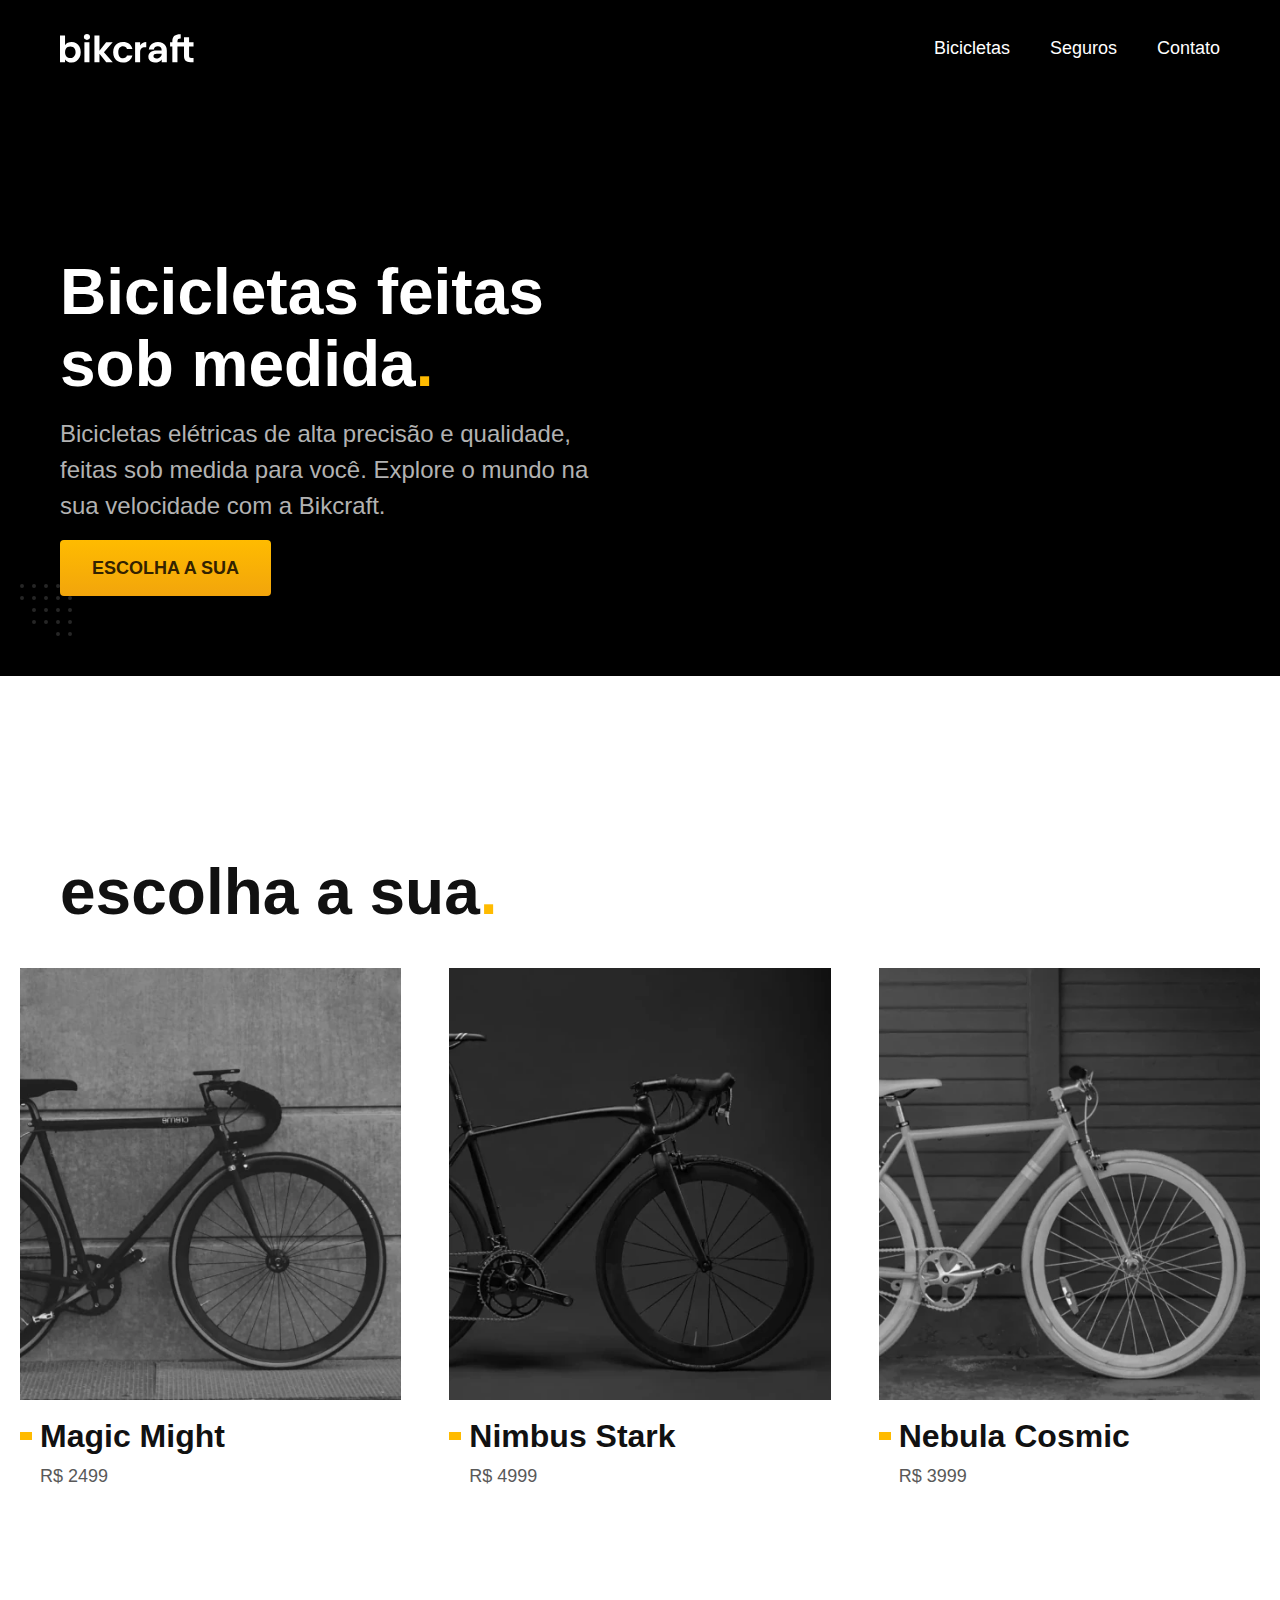
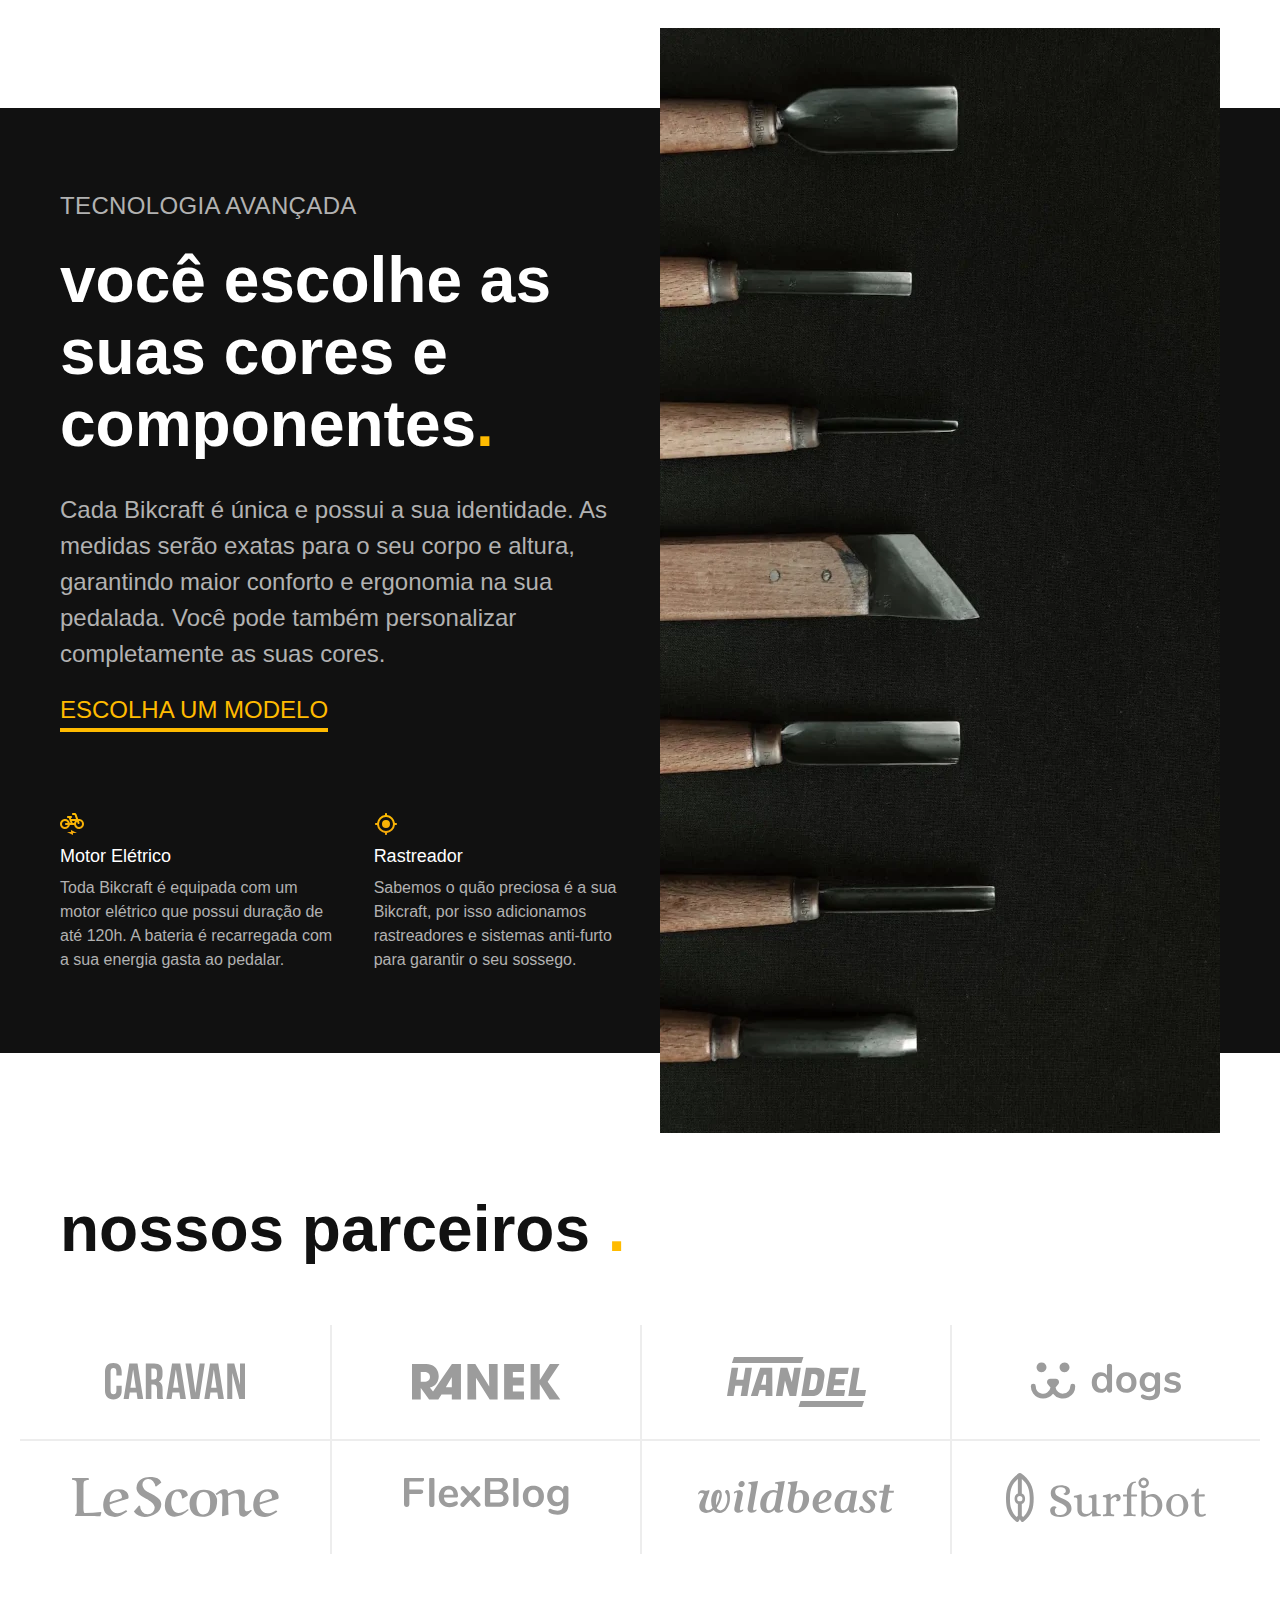
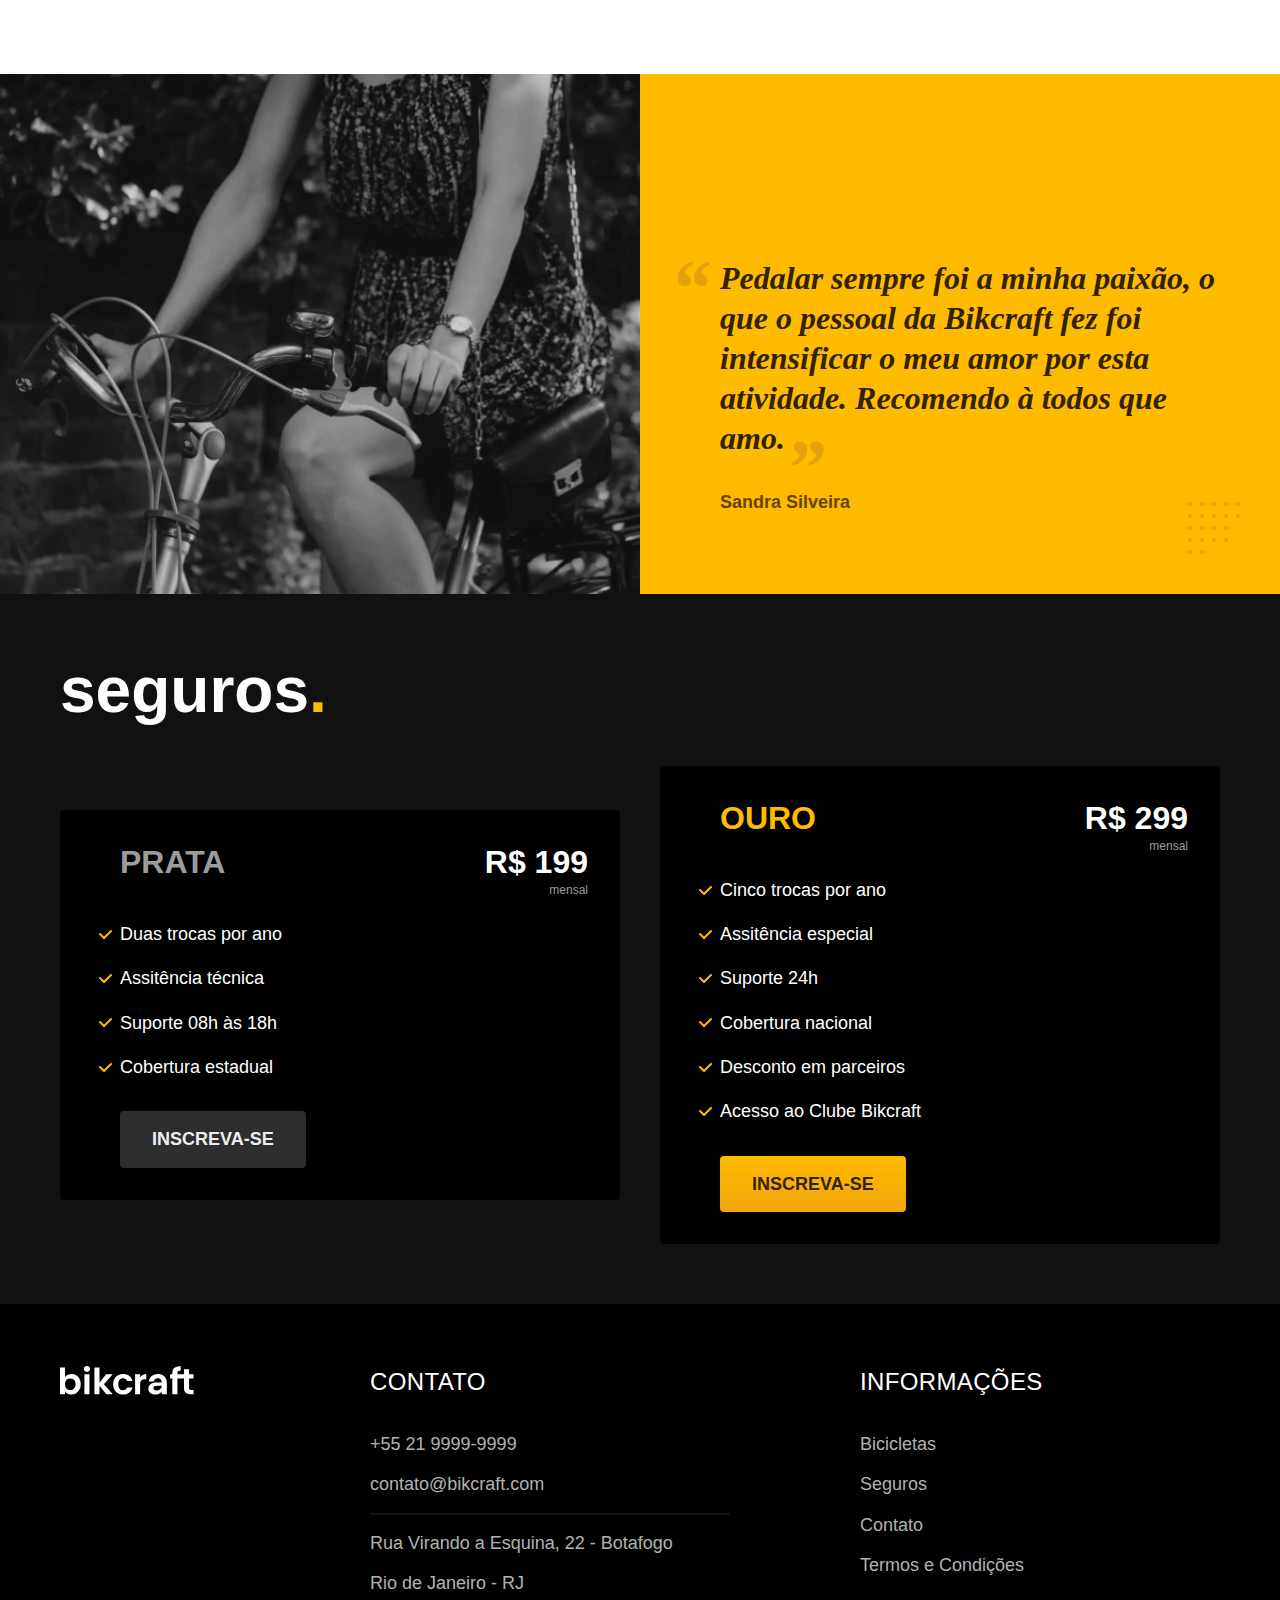
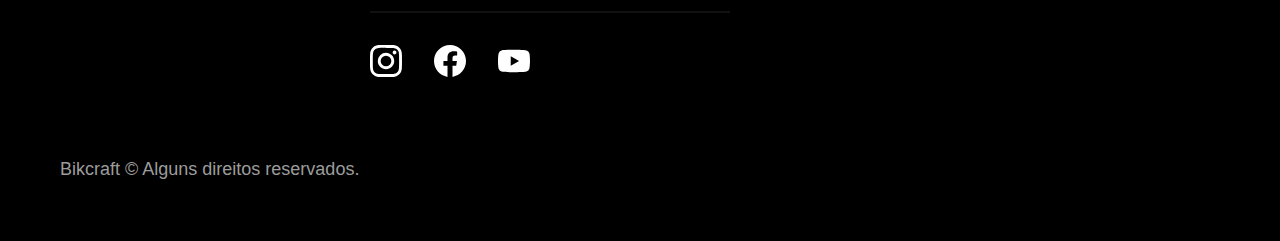
<file: index.html>
<!DOCTYPE html>
<html lang="pt-br">
  <head>
    <meta charset="UTF-8" />
    <meta name="viewport" content="width=device-width, initial-scale=1.0" />
    <title>Bikcraft - Bicicletas Elétricas</title>
    <meta
      name="description"
      content="Bicicletas elétricas de alta precisão e qualidade,  feitas sob medida para o cliente. Explore o mundo na sua velocidade com a Bikcraft."
    />

    <link rel="icon" href="./favicon.svg" type="image/svg+xml" />

    <link rel="manifest" href="./manifest.json" />

    <meta name="theme-color" content="#ffbb00" />

    <link href="./css/style.css" rel="stylesheet preload" as="style" />

    <link rel="preconnect" href="https://fonts.googleapis.com" />
    <link rel="preconnect" href="https://fonts.gstatic.com" crossorigin />
    <link
      href="https://fonts.googleapis.com/css2?family=Merriweather:ital,wght@1,900&family=Poppins:wght@500;600&family=Roboto:wght@400;500&display=swap"
    />
    <script>
      document.documentElement.className = ' js ';
    </script>
  </head>

  <body>
    <!-- Cabeçalho -->
    <header class="header-bg">
      <div class="header container">
        <a href="./">
          <img
            src="./img/bikcraft.svg"
            alt="Bikcraft"
            width="136"
            height="32"
          />
        </a>

        <nav aria-label="navegação">
          <ul class="header-menu font-1-m cor-0">
            <li><a href="./bicicletas.html">Bicicletas</a></li>
            <li><a href="./seguros.html">Seguros</a></li>
            <li><a href="./contato.html">Contato</a></li>
          </ul>
        </nav>
      </div>
    </header>
    <!-- Bicicleta Principal -->
    <main class="introducao-bg cor-12">
      <div class="introducao container">
        <div class="introducao-conteudo">
          <h1 class="font-1-xxl cor-0 fadeInDown" data-anime="200">
            Bicicletas feitas sob medida<span class="cor-p1">.</span>
          </h1>
          <p class="font-2-l cor-5 fadeInDown" data-anime="400">
            Bicicletas elétricas de alta precisão e qualidade, feitas sob medida
            para você. Explore o mundo na sua velocidade com a Bikcraft.
          </p>
          <a class="botao fadeInDown" href="./bicicletas.html" data-anime="600"
            >Escolha a sua</a
          >
        </div>
        <picture data-anime="800" class="fadeInDown">
          <source
            media="(max-width: 50rem)"
            srcset="./img/bicicletas/nimbus.webp"
          />
          <img
            src="./img/fotos/introducao.webp"
            alt="Bicicleta preta com motor elétrico"
            width="560"
            height="700"
          />
        </picture>
      </div>
    </main>
    <!-- Lista de Bicicletas -->
    <article class="bicicletas-lista">
      <h2 class="font-1-xxl container">
        escolha a sua<span class="cor-p1">.</span>
      </h2>
      <ul>
        <li>
          <a href="./bicicletas/magic.html">
            <img
              src="./img/bicicletas/magic-home.webp"
              width="435"
              height="492"
              alt="Bicicleta preta"
            />
            <h3 class="font-1-xl">Magic Might</h3>
            <span class="font-2-m cor-8">R$ 2499</span>
          </a>
        </li>
        <li>
          <a href="./bicicletas/nimbus.html">
            <img
              src="./img/bicicletas/nimbus-home.webp"
              width="435"
              height="492"
              alt="Bicicleta preta"
            />
            <h3 class="font-1-xl">Nimbus Stark</h3>
            <span class="font-2-m cor-8">R$ 4999</span>
          </a>
        </li>
        <li>
          <a href="./bicicletas/nebula.html">
            <img
              src="./img/bicicletas/nebula-home.webp"
              width="435"
              height="492"
              alt="Bicicleta preta"
            />
            <h3 class="font-1-xl">Nebula Cosmic</h3>
            <span class="font-2-m cor-8">R$ 3999</span>
          </a>
        </li>
      </ul>
    </article>
    <!-- Tecnologia -->
    <article class="tecnologia-bg">
      <div class="tecnologia container">
        <!-- Parte Escrita -->
        <div class="tecnologia-conteudo">
          <span class="font-2-l-b cor-5">Tecnologia Avançada</span>
          <h2 class="font-1-xxl cor-0">
            você escolhe as suas cores e componentes<span class="cor-p1"
              >.</span
            >
          </h2>
          <p class="font-2-l cor-5">
            Cada Bikcraft é única e possui a sua identidade. As medidas serão
            exatas para o seu corpo e altura, garantindo maior conforto e
            ergonomia na sua pedalada. Você pode também personalizar
            completamente as suas cores.
          </p>
          <a href="./bicicletas.html" class="link">Escolha um modelo</a>
          <!-- Elementos -->
          <div class="tecnologia-vantagens">
            <div>
              <img
                src="./img/icones/eletrica.svg"
                width="32"
                height="32"
                alt=""
              />
              <h3 class="font-1-m cor-0">Motor Elétrico</h3>
              <p class="font-2-s cor-5">
                Toda Bikcraft é equipada com um motor elétrico que possui
                duração de até 120h. A bateria é recarregada com a sua energia
                gasta ao pedalar.
              </p>
            </div>
            <div>
              <img
                src="./img/icones/rastreador.svg"
                width="32"
                height="32"
                alt=""
              />
              <h3 class="font-1-m cor-0">Rastreador</h3>
              <p class="font-2-s cor-5">
                Sabemos o quão preciosa é a sua Bikcraft, por isso adicionamos
                rastreadores e sistemas anti-furto para garantir o seu sossego.
              </p>
            </div>
          </div>
        </div>
        <!-- Imagem -->
        <div class="tecnologia-imagem">
          <img
            src="./img/fotos/tecnologia.webp"
            width="560"
            height="1105"
            alt=""
          />
        </div>
      </div>
    </article>
    <!-- Parceiros -->
    <section class="parceiros" aria-label="Nossos Parceiros">
      <h2 class="container font-1-xxl">
        nossos parceiros <span class="cor-p1">.</span>
      </h2>

      <ul>
        <li>
          <img
            src="./img/parceiros/caravan.svg"
            width="140"
            height="38"
            alt="caravan"
          />
        </li>
        <li>
          <img
            src="./img/parceiros/ranek.svg"
            width="149"
            height="36"
            alt="ranek"
          />
        </li>
        <li>
          <img
            src="./img/parceiros/handel.svg"
            width="139"
            height="50"
            alt="handel"
          />
        </li>
        <li>
          <img
            src="./img/parceiros/dogs.svg"
            width="152"
            height="39"
            alt="dogs"
          />
        </li>
        <li>
          <img
            src="./img/parceiros/lescone.svg"
            width="208"
            height="41"
            alt="lescone"
          />
        </li>
        <li>
          <img
            src="./img/parceiros/flexblog.svg"
            width="165"
            height="38"
            alt="flexblog"
          />
        </li>
        <li>
          <img
            src="./img/parceiros/wildbeast.svg"
            width="196"
            height="34"
            alt="wildbeast"
          />
        </li>
        <li>
          <img
            src="./img/parceiros/surfbot.svg"
            width="200"
            height="49"
            alt="surfbot"
          />
        </li>
      </ul>
    </section>
    <!-- Depoimento -->
    <section class="depoimento" aria-label="Depoimento">
      <div>
        <img
          src="./img/fotos/depoimento.webp"
          width="600"
          height="523"
          alt="Pessoa pedalando uma bicicleta Bikcraft"
        />
      </div>
      <div class="depoimento-conteudo">
        <blockquote class="font-1-xl cor-p5">
          <p>
            Pedalar sempre foi a minha paixão, o que o pessoal da Bikcraft fez
            foi intensificar o meu amor por esta atividade. Recomendo à todos
            que amo.
          </p>
        </blockquote>
        <span class="font-1-m-b cor-p4">Sandra Silveira</span>
      </div>
    </section>
    <!-- Seguros -->
    <article class="seguros-bg">
      <div class="seguros container">
        <h2 class="font-1-xxl cor-0">seguros<span class="cor-p1">.</span></h2>
        <div class="seguros-item">
          <h3 class="font-1-xl cor-6">PRATA</h3>
          <span class="font-1-xl cor-0"
            >R$ 199 <span class="font-1-xs cor-6">mensal</span></span
          >
          <ul class="font-2-m cor-0">
            <li>Duas trocas por ano</li>
            <li>Assitência técnica</li>
            <li>Suporte 08h às 18h</li>
            <li>Cobertura estadual</li>
          </ul>
          <a href="./orcamento.html?tipo=seguro&seguro=prata" class="botao secundario">Inscreva-se</a>
        </div>
        <div class="seguros-item">
          <h3 class="font-1-xl cor-p1">OURO</h3>
          <span class="font-1-xl cor-0"
            >R$ 299 <span class="font-1-xs cor-6">mensal</span></span
          >
          <ul class="font-2-m cor-0">
            <li>Cinco trocas por ano</li>
            <li>Assitência especial</li>
            <li>Suporte 24h</li>
            <li>Cobertura nacional</li>
            <li>Desconto em parceiros</li>
            <li>Acesso ao Clube Bikcraft</li>
          </ul>
          <a href="./orcamento.html?tipo=seguro&seguro=ouro" class="botao">Inscreva-se</a>
        </div>
      </div>
    </article>
    <!-- Footer -->
    <footer class="footer-bg">
      <div class="footer container">
        <img src="./img/bikcraft.svg" width="136" height="32" alt="Bikcraft" />
        <div class="footer-contato">
          <h3 class="font-2-l-b cor-0">Contato</h3>
          <ul class="font-2-m cor-5">
            <li><a href="tel:+552199999999">+55 21 9999-9999</a></li>
            <li>
              <a href="mailto:contato@bikcraft.com">contato@bikcraft.com</a>
            </li>
            <li>Rua Virando a Esquina, 22 - Botafogo</li>
            <li>Rio de Janeiro - RJ</li>
          </ul>
          <div class="footer-redes">
            <a href="#">
              <img
                src="./img/redes/instagram.svg"
                width="32"
                height="32"
                alt="Instagram"
              />
            </a>
            <a href="#">
              <img
                src="./img/redes/facebook.svg"
                width="32"
                height="32"
                alt="facebook"
              />
            </a>
            <a href="#">
              <img
                src="./img/redes/youtube.svg"
                width="32"
                height="32"
                alt="youtube"
              />
            </a>
          </div>
        </div>
        <div class="footer-informacoes">
          <h3 class="font-2-l-b cor-0">Informações</h3>
          <nav>
            <ul class="font-1-m cor-5">
              <li><a href="./bicicletas.html">Bicicletas</a></li>
              <li><a href="./seguros.html">Seguros</a></li>
              <li><a href="./contato.html">Contato</a></li>
              <li><a href="./termos.html">Termos e Condições</a></li>
            </ul>
          </nav>
        </div>
        <p class="footer-copy font-2-m cor-6">
          Bikcraft &copy; Alguns direitos reservados.
        </p>
      </div>
    </footer>

    <script src="./js/plugin/simple-anime.js"></script>
    <script src="./js/script.js"></script>
  </body>
</html>
</file>
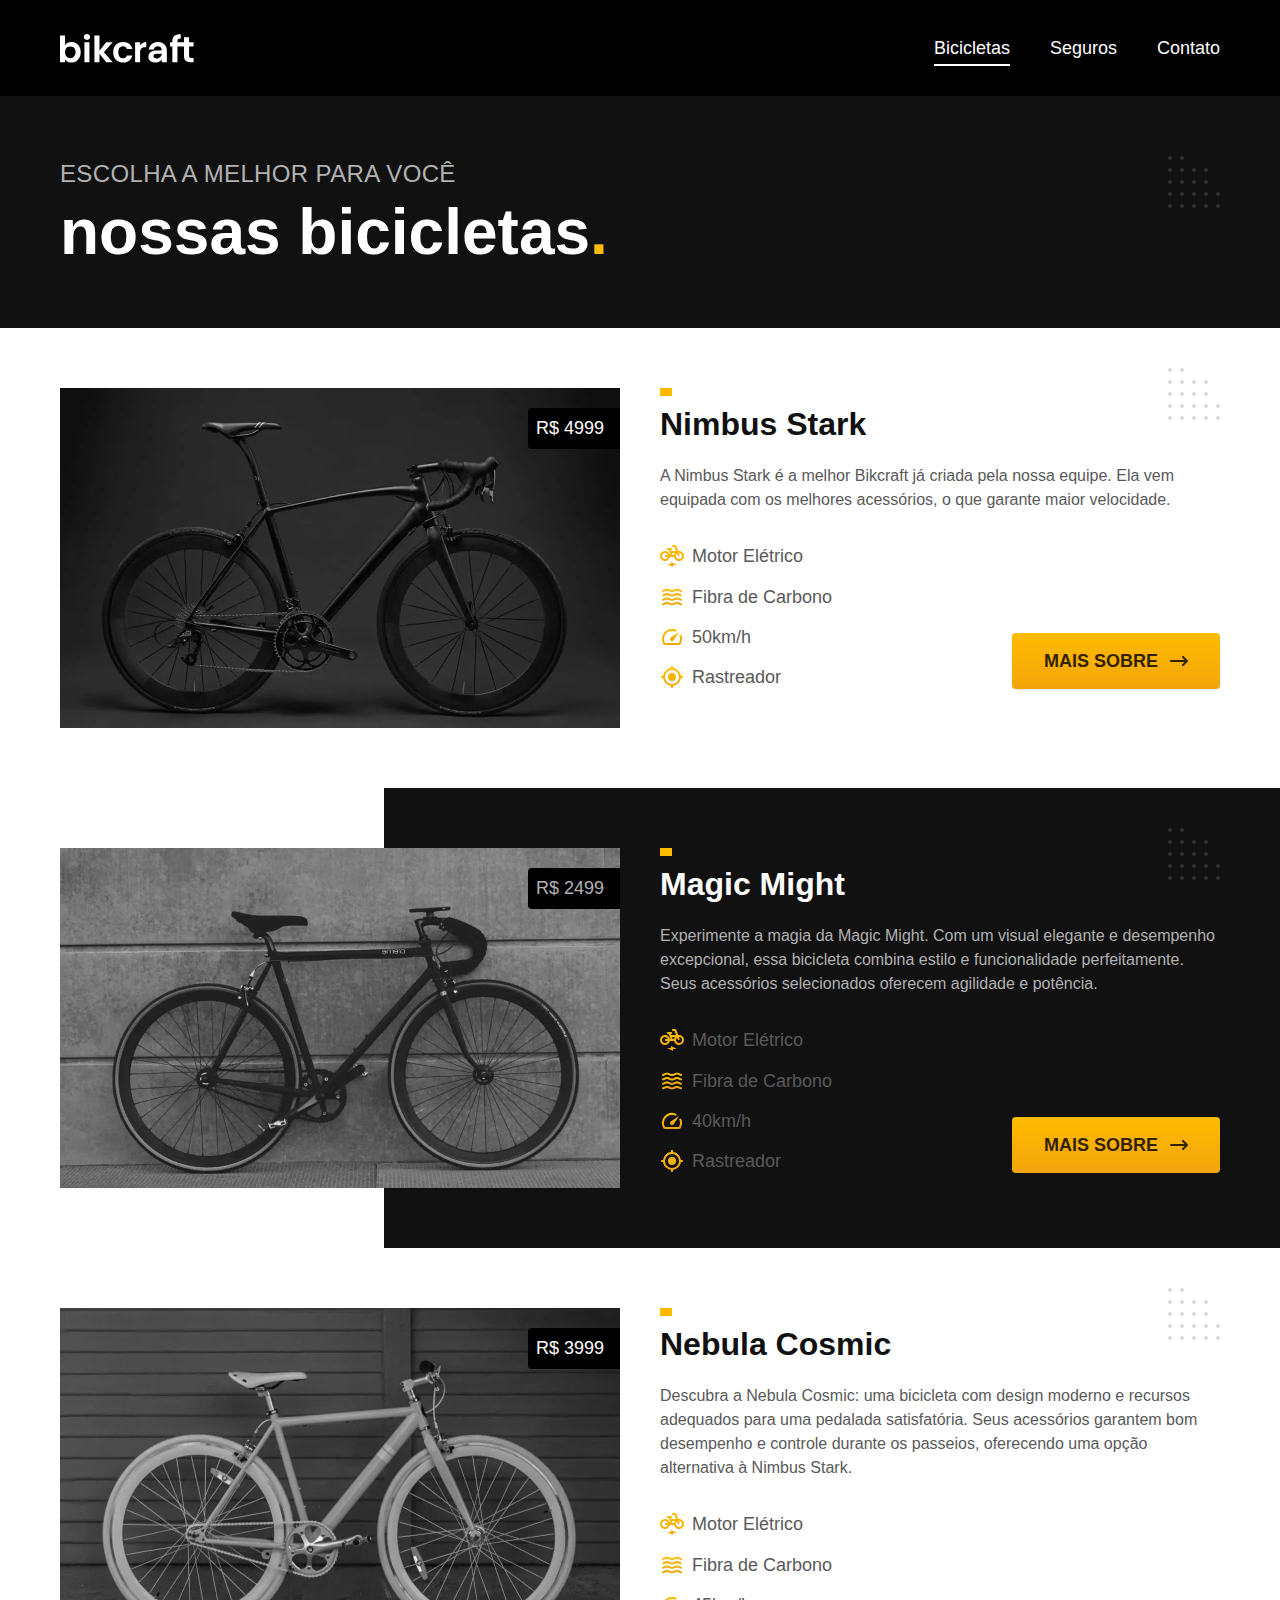
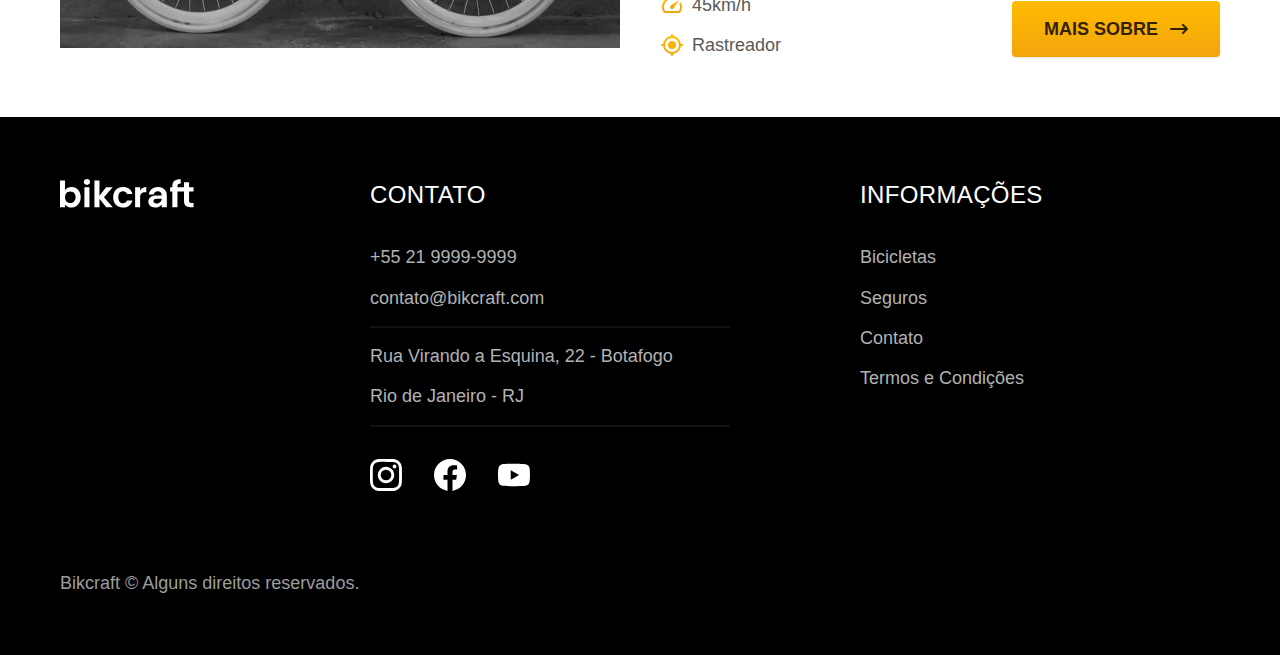
<file: bicicletas.html>
<!DOCTYPE html>
<html lang="pt-br">
  <head>
    <meta charset="UTF-8" />
    <meta name="viewport" content="width=device-width, initial-scale=1.0" />
    <title>Bikcraft - Bicicletas</title>
    <meta
      name="description"
      content="Descubra uma ampla seleção de bicicletas de alta qualidade na Bikcraft - sua loja online especializada em bicicletas. Nossos produtos combinam design elegante e desempenho excepcional para oferecer uma experiência única de pedalada. Encontre a bicicleta perfeita para todas as suas aventuras ao ar livre. Compre agora e comece a desfrutar da liberdade sobre duas rodas!"
    />

    <link rel="icon" href="./favicon.svg" type="image/svg+xml" />

    <link href="./css/style.css" rel="stylesheet preload" as="style" />

    <link rel="preconnect" href="https://fonts.googleapis.com" />
    <link rel="preconnect" href="https://fonts.gstatic.com" crossorigin />
    <link
      href="https://fonts.googleapis.com/css2?family=Merriweather:ital,wght@1,900&family=Poppins:wght@500;600&family=Roboto:wght@400;500&display=swap"
    />
    <script>
      document.documentElement.className = ' js ';
    </script>
  </head>
  <body id="bicicletas">
    <!-- Cabeçalho -->
    <header class="header-bg">
      <div class="header container">
        <a href="./">
          <img
            src="./img/bikcraft.svg"
            alt="Bikcraft"
            width="136"
            height="32"
          />
        </a>

        <nav aria-label="navegação">
          <ul class="header-menu font-1-m cor-0">
            <li><a href="./bicicletas.html">Bicicletas</a></li>
            <li><a href="./seguros.html">Seguros</a></li>
            <li><a href="./contato.html">Contato</a></li>
          </ul>
        </nav>
      </div>
    </header>
    <!-- Título -->
    <main>
      <div class="titulo-bg">
        <div class="titulo container">
          <p class="font-2-l-b cor-5">Escolha a melhor para você</p>
          <h1 class="font-1-xxl cor-0">
            nossas bicicletas<span class="cor-p1">.</span>
          </h1>
        </div>
      </div>

      <!-- Nimbus Stark -->
      <div class="bicicletas container">
        <div class="bicicletas-imagem">
          <img
            src="./img/bicicletas/nimbus.webp"
            width="1120"
            height="680"
            alt="Bicicleta Preta"
          />
          <span class="font-2-m cor-0">R$ 4999</span>
        </div>
        <div class="bicicletas-conteudo">
          <h2 class="font-1-xl">Nimbus Stark</h2>
          <p class="font-2-s cor-8">
            A Nimbus Stark é a melhor Bikcraft já criada pela nossa equipe. Ela
            vem equipada com os melhores acessórios, o que garante maior
            velocidade.
          </p>
          <ul class="font-1-m cor-8">
            <li>
              <img
                src="./img/icones/eletrica.svg"
                width="32"
                height="32"
                alt=""
              />
              Motor Elétrico
            </li>
            <li>
              <img
                src="./img/icones/carbono.svg"
                width="32"
                height="32"
                alt=""
              />
              Fibra de Carbono
            </li>
            <li>
              <img
                src="./img/icones/velocidade.svg"
                width="32"
                height="32"
                alt=""
              />
              50km/h
            </li>
            <li>
              <img
                src="./img/icones/rastreador.svg"
                width="32"
                height="32"
                alt=""
              />
              Rastreador
            </li>
          </ul>
          <a class="botao seta" href="./bicicletas/nimbus.html">Mais sobre</a>
        </div>
      </div>
      <!-- Magic Might -->
      <div class="bicicletas-bg">
        <div class="bicicletas container">
          <div class="bicicletas-imagem">
            <img
              src="./img/bicicletas/magic.webp"
              width="1220"
              height="680"
              alt="Bicicleta Preta"
            />
            <span class="font-2-m cor-5">R$ 2499</span>
          </div>
          <div class="bicicletas-conteudo">
            <h2 class="font-1-xl cor-0">Magic Might</h2>
            <p class="font-2-s cor-5">
              Experimente a magia da Magic Might. Com um visual elegante e
              desempenho excepcional, essa bicicleta combina estilo e
              funcionalidade perfeitamente. Seus acessórios selecionados
              oferecem agilidade e potência.
            </p>
            <ul class="font-1-m cor-8">
              <li>
                <img
                  src="./img/icones/eletrica.svg"
                  width="32"
                  height="32"
                  alt=""
                />
                Motor Elétrico
              </li>
              <li>
                <img
                  src="./img/icones/carbono.svg"
                  width="32"
                  height="32"
                  alt=""
                />
                Fibra de Carbono
              </li>
              <li>
                <img
                  src="./img/icones/velocidade.svg"
                  width="32"
                  height="32"
                  alt=""
                />
                40km/h
              </li>
              <li>
                <img
                  src="./img/icones/rastreador.svg"
                  width="32"
                  height="32"
                  alt=""
                />
                Rastreador
              </li>
            </ul>
            <a class="botao seta" href="./bicicletas/magic.html">Mais sobre</a>
          </div>
        </div>
      </div>
      <!-- Nebula Cosmic -->
      <div class="bicicletas container">
        <div class="bicicletas-imagem">
          <img
            src="./img/bicicletas/nebula.webp"
            width="1120"
            height="680"
            alt="Bicicleta Preta"
          />
          <span class="font-2-m cor-0">R$ 3999</span>
        </div>
        <div class="bicicletas-conteudo">
          <h2 class="font-1-xl">Nebula Cosmic</h2>
          <p class="font-2-s cor-8">
            Descubra a Nebula Cosmic: uma bicicleta com design moderno e
            recursos adequados para uma pedalada satisfatória. Seus acessórios
            garantem bom desempenho e controle durante os passeios, oferecendo
            uma opção alternativa à Nimbus Stark.
          </p>
          <ul class="font-1-m cor-8">
            <li>
              <img
                src="./img/icones/eletrica.svg"
                width="32"
                height="32"
                alt=""
              />
              Motor Elétrico
            </li>
            <li>
              <img
                src="./img/icones/carbono.svg"
                width="32"
                height="32"
                alt=""
              />
              Fibra de Carbono
            </li>
            <li>
              <img
                src="./img/icones/velocidade.svg"
                width="32"
                height="32"
                alt=""
              />
              45km/h
            </li>
            <li>
              <img
                src="./img/icones/rastreador.svg"
                width="32"
                height="32"
                alt=""
              />
              Rastreador
            </li>
          </ul>
          <a class="botao seta" href="./bicicletas/nebula.html">Mais sobre</a>
        </div>
      </div>
    </main>

    <!-- Footer -->
    <footer class="footer-bg">
      <div class="footer container">
        <img src="./img/bikcraft.svg" width="136" height="32" alt="Bikcraft" />
        <div class="footer-contato">
          <h3 class="font-2-l-b cor-0">Contato</h3>
          <ul class="font-2-m cor-5">
            <li><a href="tel:+552199999999">+55 21 9999-9999</a></li>
            <li>
              <a href="mailto:contato@bikcraft.com">contato@bikcraft.com</a>
            </li>
            <li>Rua Virando a Esquina, 22 - Botafogo</li>
            <li>Rio de Janeiro - RJ</li>
          </ul>
          <div class="footer-redes">
            <a href="#">
              <img
                src="./img/redes/instagram.svg"
                width="32"
                height="32"
                alt="Instagram"
              />
            </a>
            <a href="#">
              <img
                src="./img/redes/facebook.svg"
                width="32"
                height="32"
                alt="facebook"
              />
            </a>
            <a href="#">
              <img
                src="./img/redes/youtube.svg"
                width="32"
                height="32"
                alt="youtube"
              />
            </a>
          </div>
        </div>
        <div class="footer-informacoes">
          <h3 class="font-2-l-b cor-0">Informações</h3>
          <nav>
            <ul class="font-1-m cor-5">
              <li><a href="./bicicletas.html">Bicicletas</a></li>
              <li><a href="./seguros.html">Seguros</a></li>
              <li><a href="./contato.html">Contato</a></li>
              <li><a href="./termos.html">Termos e Condições</a></li>
            </ul>
          </nav>
        </div>
        <p class="footer-copy font-2-m cor-6">
          Bikcraft &copy; Alguns direitos reservados.
        </p>
      </div>
    </footer>
    <script src="./js/script.js"></script>
  </body>
</html>
</file>
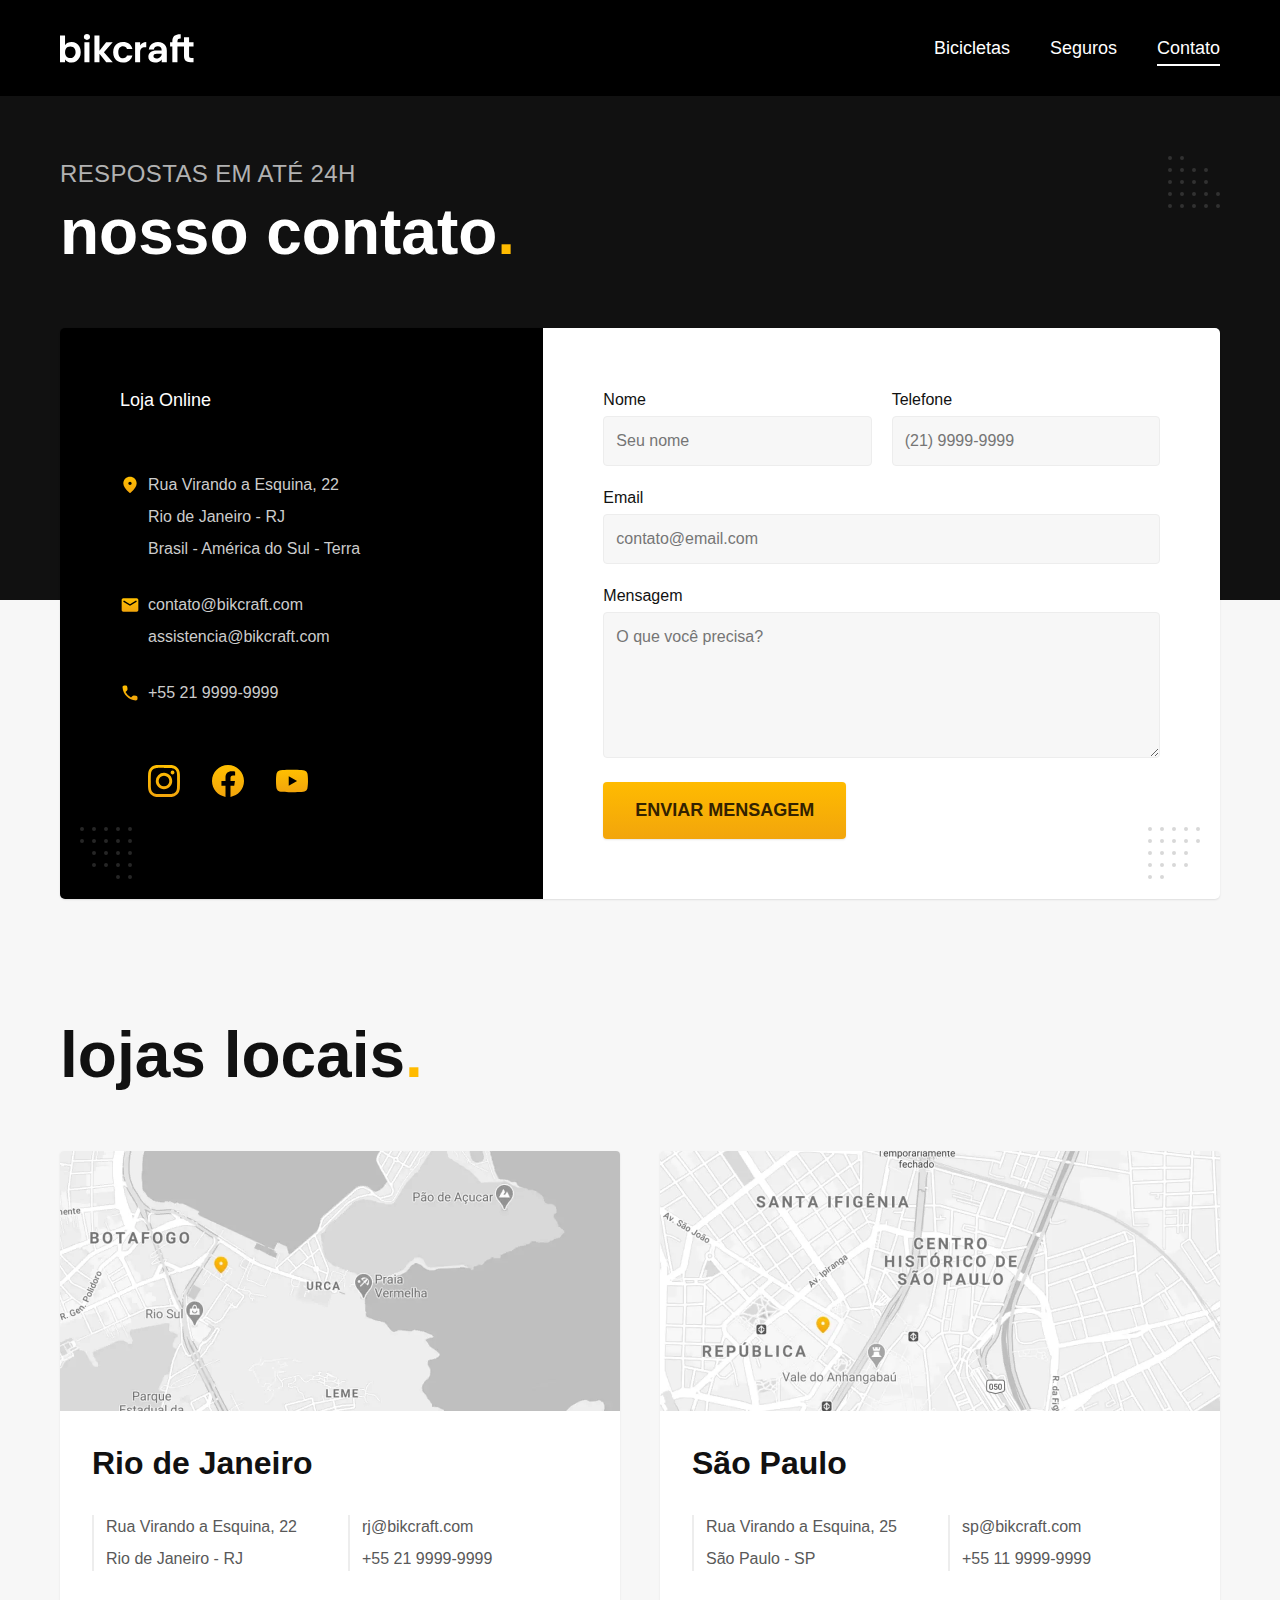
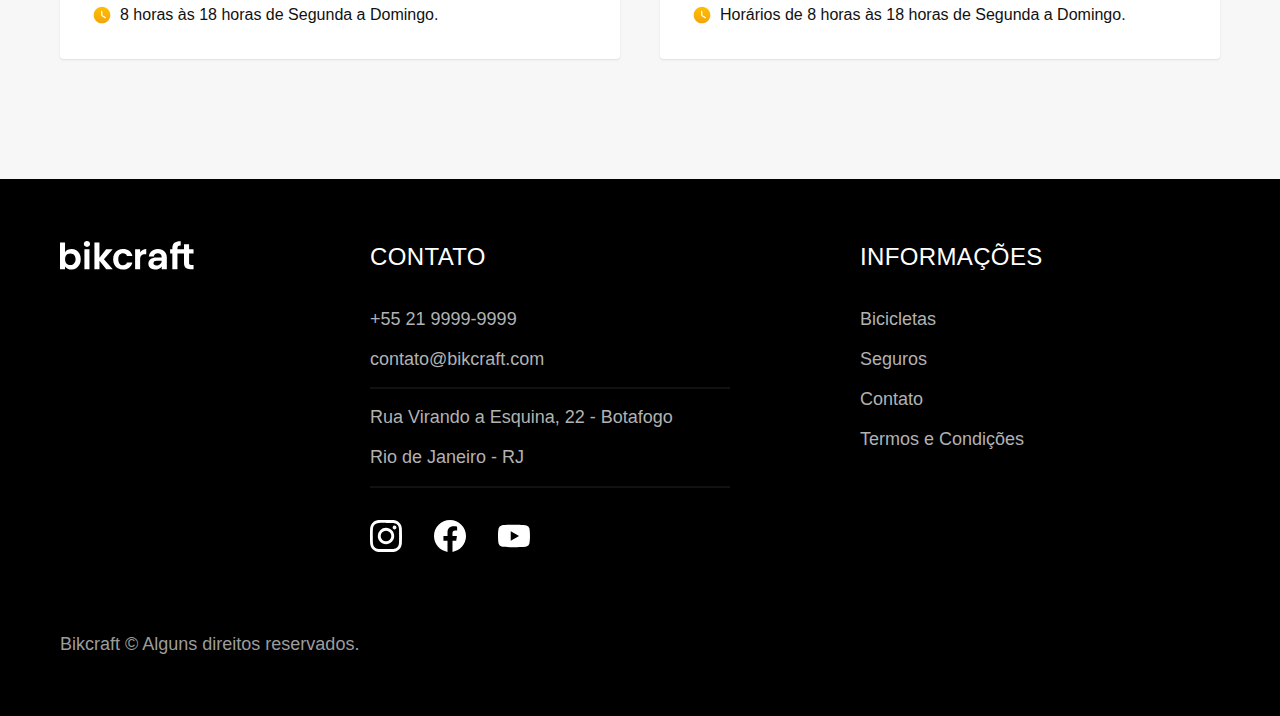
<file: contato.html>
<!DOCTYPE html>
<html lang="pt-br">
  <head>
    <meta charset="UTF-8" />
    <meta name="viewport" content="width=device-width, initial-scale=1.0" />
    <title>Bikcraft - Contato</title>
    <meta
      name="description"
      content="Entre em contato conosco. Estamos sempre com uma equipe da Bikcraft pronta para atender você."
    />

    <link rel="icon" href="./favicon.svg" type="image/svg+xml" />

    <link href="./css/style.css" rel="stylesheet preload" as="style" />

    <link rel="preconnect" href="https://fonts.googleapis.com" />
    <link rel="preconnect" href="https://fonts.gstatic.com" crossorigin />
    <link
      href="https://fonts.googleapis.com/css2?family=Merriweather:ital,wght@1,900&family=Poppins:wght@500;600&family=Roboto:wght@400;500&display=swap"
    />
    <script>
      document.documentElement.className = ' js ';
    </script>
  </head>
  <body id="contato">
    <!-- Cabeçalho -->
    <header class="header-bg">
      <div class="header container">
        <a href="./">
          <img
            src="./img/bikcraft.svg"
            alt="Bikcraft"
            width="136"
            height="32"
          />
        </a>

        <nav aria-label="navegação">
          <ul class="header-menu font-1-m cor-0">
            <li><a href="./bicicletas.html">Bicicletas</a></li>
            <li><a href="./seguros.html">Seguros</a></li>
            <li><a href="./contato.html">Contato</a></li>
          </ul>
        </nav>
      </div>
    </header>

    <main>
      <div class="titulo-bg">
        <div class="titulo container">
          <p class="font-2-l-b cor-5">Respostas em até 24h</p>
          <h1 class="font-1-xxl cor-0">
            nosso contato<span class="cor-p1">.</span>
          </h1>
        </div>
      </div>

      <div class="contato container">
        <section class="contato-dados" aria-label="Endereço">
          <h2 class="font-1-m cor-0">Loja Online</h2>
          <div class="contato-endereco font-2-s cor-4">
            <p>Rua Virando a Esquina, 22</p>
            <p>Rio de Janeiro - RJ</p>
            <p>Brasil - América do Sul - Terra</p>
          </div>
          <address class="contato-meios font-2-s cor-4">
            <a href="mailto:contato@bikcraft.com">contato@bikcraft.com</a>
            <a href="mailto:assistencia@bikcraft.com"
              >assistencia@bikcraft.com</a
            >
            <a href="tel:+552199999999">+55 21 9999-9999</a>
          </address>
          <div class="contato-redes">
            <a href="./">
              <img
                src="./img/redes/instagram-p.svg"
                width="32"
                height="32"
                alt="Instagram"
              />
            </a>
            <a href="./">
              <img
                src="./img/redes/facebook-p.svg"
                width="32"
                height="32"
                alt="Facebook"
              />
            </a>
            <a href="./">
              <img
                src="./img/redes/youtube-p.svg"
                width="32"
                height="32"
                alt="Youtube"
              />
            </a>
          </div>
        </section>
        <section class="contato-formulario" aria-label="Formulário">
          <form class="form" action="./contato.html">
            <div>
              <label for="nome">Nome</label>
              <input type="text" id="nome" name="nome" placeholder="Seu nome" />
            </div>
            <div>
              <label for="telefone">Telefone</label>
              <input
                type="text"
                id="telefone"
                name="telefone"
                placeholder="(21) 9999-9999"
              />
            </div>
            <div class="col-2">
              <label for="email">Email</label>
              <input
                type="email"
                id="email"
                name="email"
                placeholder="contato@email.com"
              />
            </div>
            <div class="col-2">
              <label for="mensagem">Mensagem</label>
              <textarea
                rows="5"
                id="mensagem"
                name="mensagem"
                placeholder="O que você precisa?"
              ></textarea>
            </div>
            <button class="botao col-2">Enviar Mensagem</button>
          </form>
        </section>
      </div>
    </main>

    <article class="lojas container">
      <h2 class="font-1-xxl">lojas locais<span class="cor-p1">.</span></h2>
      <div class="lojas-item">
        <img
          src="./img/lojas/rj.webp"
          width="1120"
          height="520"
          alt="mapa marcando o endereço Rua Virando a Esquina, 22 - Rio de Janeiro - RJ"
        />
        <div class="lojas-conteudo">
          <h3 class="font-1-xl">Rio de Janeiro</h3>
          <div class="lojas-dados font-2-s cor-8">
            <p>Rua Virando a Esquina, 22</p>
            <p>Rio de Janeiro - RJ</p>
          </div>
          <div class="lojas-dados font-2-s cor-8">
            <a href="mailto:rj@bikcraft.com">rj@bikcraft.com</a>
            <a href="tel:+552199999999">+55 21 9999-9999</a>
          </div>
          <p class="lojas-tempo font-1-s">
            <img src="./img/icones/horario.svg" width="20" height="20" alt="" />
            8 horas às 18 horas de Segunda a Domingo.
          </p>
        </div>
      </div>

      <div class="lojas-item">
        <img
          src="./img/lojas/sp.webp"
          width="1120"
          height="520"
          alt="mapa marcando o endereço em Rua Virando a Esquina, 25 - São Paulo - SP"
        />
        <div class="lojas-conteudo">
          <h3 class="font-1-xl">São Paulo</h3>
          <div class="lojas-dados font-2-s cor-8">
            <p>Rua Virando a Esquina, 25</p>
            <p>São Paulo - SP</p>
          </div>
          <div class="lojas-dados font-2-s cor-8">
            <a href="mailto:sp@bikcraft.com">sp@bikcraft.com</a>
            <a href="tel:+551199999999">+55 11 9999-9999</a>
          </div>
          <p class="lojas-tempo font-1-s">
            <img src="./img/icones/horario.svg" width="20" height="20" alt="" />
            Horários de 8 horas às 18 horas de Segunda a Domingo.
          </p>
        </div>
      </div>
    </article>

    <!-- Footer -->
    <footer class="footer-bg">
      <div class="footer container">
        <img src="./img/bikcraft.svg" width="136" height="32" alt="Bikcraft" />
        <div class="footer-contato">
          <h3 class="font-2-l-b cor-0">Contato</h3>
          <ul class="font-2-m cor-5">
            <li><a href="tel:+552199999999">+55 21 9999-9999</a></li>
            <li>
              <a href="mailto:contato@bikcraft.com">contato@bikcraft.com</a>
            </li>
            <li>Rua Virando a Esquina, 22 - Botafogo</li>
            <li>Rio de Janeiro - RJ</li>
          </ul>
          <div class="footer-redes">
            <a href="#">
              <img
                src="./img/redes/instagram.svg"
                width="32"
                height="32"
                alt="Instagram"
              />
            </a>
            <a href="#">
              <img
                src="./img/redes/facebook.svg"
                width="32"
                height="32"
                alt="facebook"
              />
            </a>
            <a href="#">
              <img
                src="./img/redes/youtube.svg"
                width="32"
                height="32"
                alt="youtube"
              />
            </a>
          </div>
        </div>
        <div class="footer-informacoes">
          <h3 class="font-2-l-b cor-0">Informações</h3>
          <nav>
            <ul class="font-1-m cor-5">
              <li><a href="./bicicletas.html">Bicicletas</a></li>
              <li><a href="./seguros.html">Seguros</a></li>
              <li><a href="./contato.html">Contato</a></li>
              <li><a href="./termos.html">Termos e Condições</a></li>
            </ul>
          </nav>
        </div>
        <p class="footer-copy font-2-m cor-6">
          Bikcraft &copy; Alguns direitos reservados.
        </p>
      </div>
    </footer>
    <script src="./js/script.js"></script>
  </body>
</html>
</file>
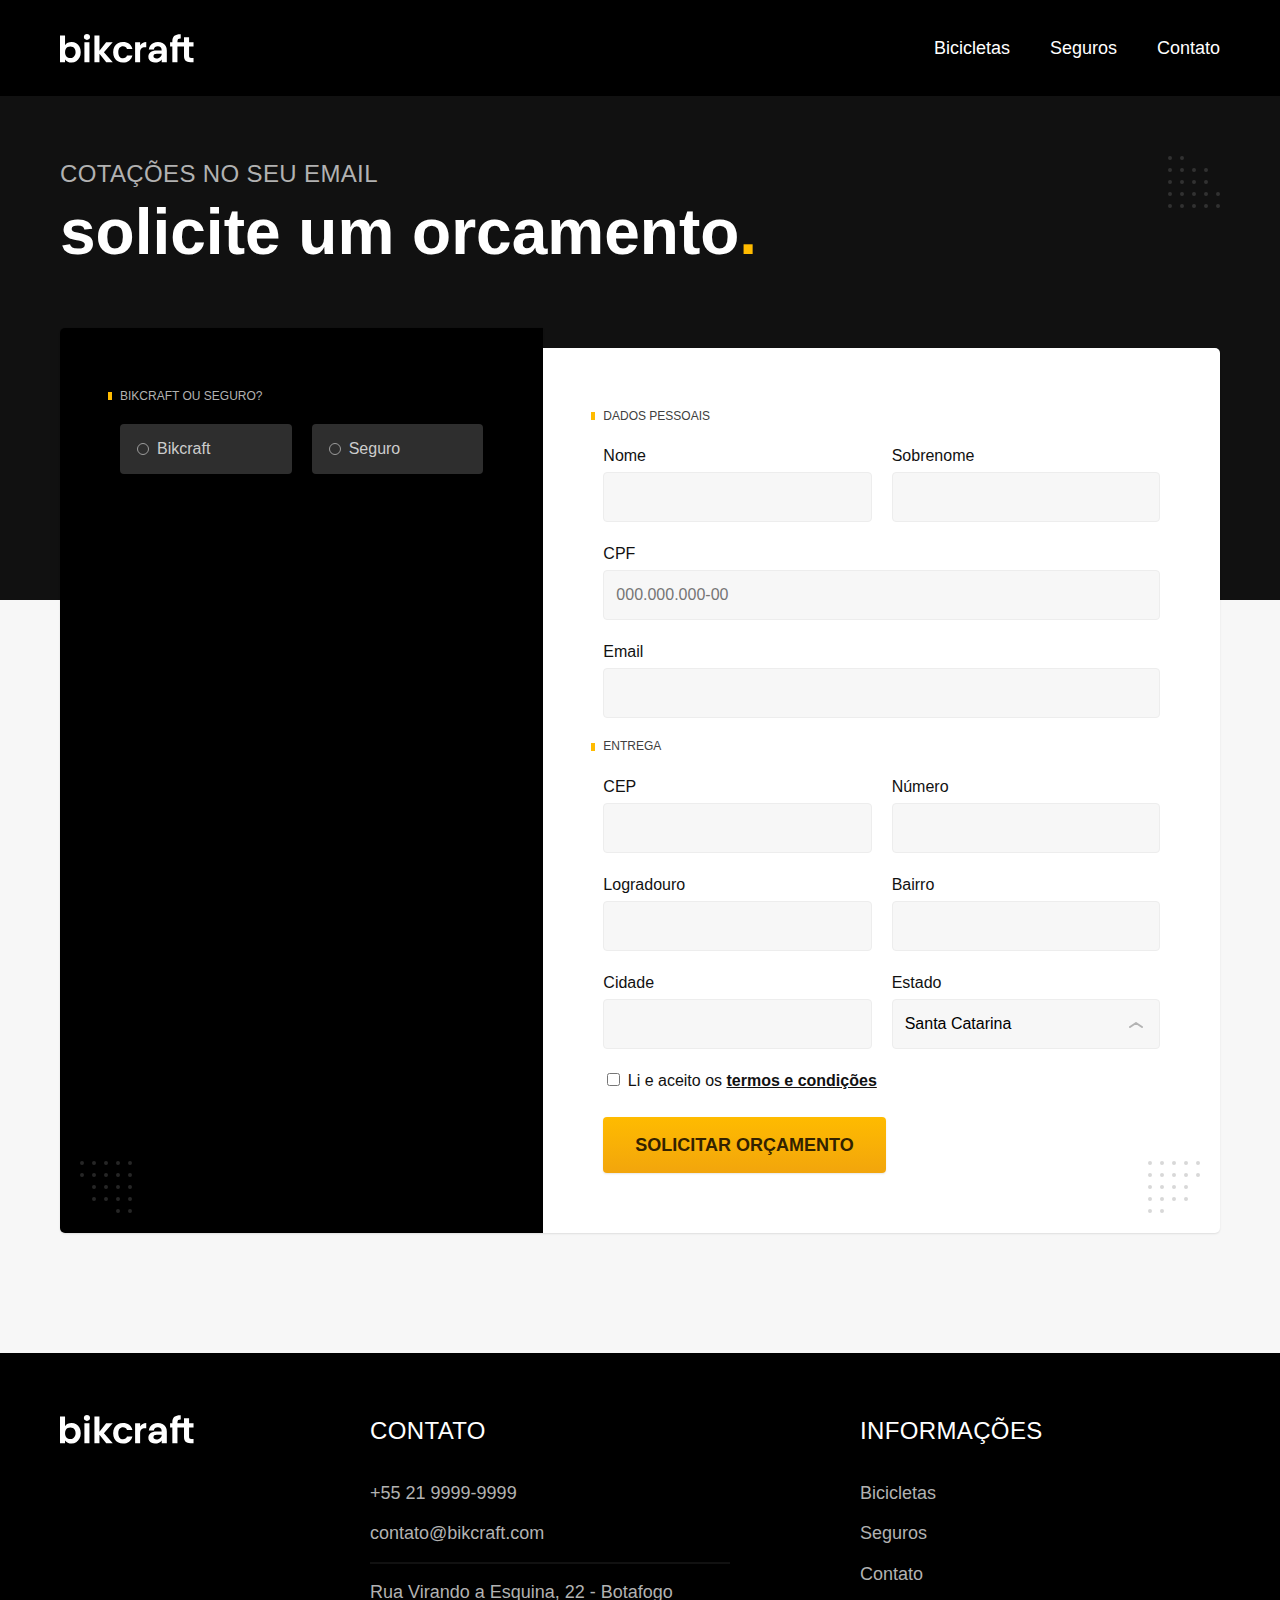
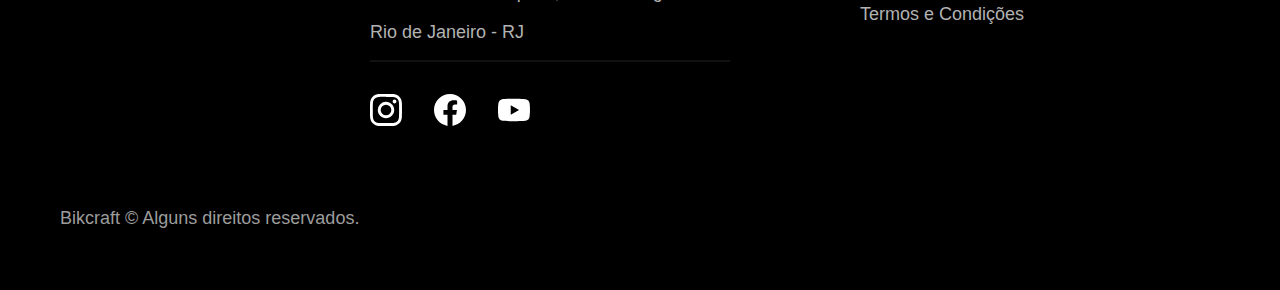
<file: orcamento.html>
<!DOCTYPE html>
<html lang="pt-br">
  <head>
    <meta charset="UTF-8" />
    <meta name="viewport" content="width=device-width, initial-scale=1.0" />
    <title>Bikcraft - Orçamento</title>
    <meta
      name="description"
      content="Escolha a melhor opção para o seu passeio, corrida ou compromisso, e faça negócio na sua Bikcraft. Nossa equipe está sempre a disposição para atendê-lo da melhor forma."
    />

    <link rel="icon" href="./favicon.svg" type="image/svg+xml" />

    <link href="./css/style.css" rel="stylesheet preload" as="style" />

    <link rel="preconnect" href="https://fonts.googleapis.com" />
    <link rel="preconnect" href="https://fonts.gstatic.com" crossorigin />
    <link
      href="https://fonts.googleapis.com/css2?family=Merriweather:ital,wght@1,900&family=Poppins:wght@500;600&family=Roboto:wght@400;500&display=swap"
    />
    <script>
      document.documentElement.className = ' js ';
    </script>
  </head>
  <body id="orcamento">
    <!-- Cabeçalho -->
    <header class="header-bg">
      <div class="header container">
        <a href="./">
          <img
            src="./img/bikcraft.svg"
            alt="Bikcraft"
            width="136"
            height="32"
          />
        </a>

        <nav aria-label="navegação">
          <ul class="header-menu font-1-m cor-0">
            <li><a href="./bicicletas.html">Bicicletas</a></li>
            <li><a href="./seguros.html">Seguros</a></li>
            <li><a href="./contato.html">Contato</a></li>
          </ul>
        </nav>
      </div>
    </header>
    <main>
      <div class="titulo-bg">
        <div class="titulo container">
          <p class="font-2-l-b cor-5">Cotações no seu email</p>
          <h1 class="font-1-xxl cor-0">
            solicite um orcamento<span class="cor-p1">.</span>
          </h1>
        </div>
      </div>

      <form action="" class="orcamento container">
        <div class="orcamento-produto">
          <h2 class="font-1-xs cor-5">Bikcraft ou Seguro?</h2>

          <input type="radio" name="tipo" value="bikcraft" id="bikcraft" />
          <label for="bikcraft">Bikcraft</label>

          <input type="radio" name="tipo" value="seguro" id="seguro" />
          <label for="seguro">Seguro</label>

          <div class="orcamento-conteudo" id="orcamento-bikcraft">
            <h2 class="font-1-xs cor-5">Escolha a sua</h2>

            <input type="radio" name="produto" value="nimbus" id="nimbus" />
            <label for="nimbus">Nimbus Stark <span>R$ 4999</span></label>
            <div class="orcamento-detalhes">
              <ul class="font-1-xs cor-8">
                <li>
                  <img
                    src="./img/icones/eletrica.svg"
                    width="32"
                    height="32"
                    alt=""
                  />Motor Elétrico
                </li>
                <li>
                  <img
                    src="./img/icones/carbono.svg"
                    width="32"
                    height="32"
                    alt=""
                  />Fibra de Carbono
                </li>
                <li>
                  <img
                    src="./img/icones/velocidade.svg"
                    width="32"
                    height="32"
                    alt=""
                  />50 km/h
                </li>
                <li>
                  <img
                    src="./img/icones/rastreador.svg"
                    width="32"
                    height="32"
                    alt=""
                  />Rastreador
                </li>
              </ul>
              <img
                src="./img/bicicletas/nimbus.webp"
                width="1120"
                height="680"
                alt="Bicicleta preta"
              />
            </div>

            <input type="radio" name="produto" value="magic" id="magic" />
            <label for="magic">Magic Might <span>R$ 2499</span></label>
            <div class="orcamento-detalhes">
              <ul class="font-1-xs cor-8">
                <li>
                  <img
                    src="./img/icones/eletrica.svg"
                    width="32"
                    height="32"
                    alt=""
                  />Motor Elétrico
                </li>
                <li>
                  <img
                    src="./img/icones/carbono.svg"
                    width="32"
                    height="32"
                    alt=""
                  />Fibra de Carbono
                </li>
                <li>
                  <img
                    src="./img/icones/velocidade.svg"
                    width="32"
                    height="32"
                    alt=""
                  />40 km/h
                </li>
                <li>
                  <img
                    src="./img/icones/rastreador.svg"
                    width="32"
                    height="32"
                    alt=""
                  />Rastreador
                </li>
              </ul>
              <img
                src="./img/bicicletas/magic.webp"
                width="1120"
                height="680"
                alt="Bicicleta preta"
              />
            </div>

            <input type="radio" name="produto" value="nebula" id="nebula" />
            <label for="nebula">Nebula Cosmic <span>R$ 3999</span></label>
            <div class="orcamento-detalhes">
              <ul class="font-1-xs cor-8">
                <li>
                  <img
                    src="./img/icones/eletrica.svg"
                    width="32"
                    height="32"
                    alt=""
                  />Motor Elétrico
                </li>
                <li>
                  <img
                    src="./img/icones/carbono.svg"
                    width="32"
                    height="32"
                    alt=""
                  />Fibra de Carbono
                </li>
                <li>
                  <img
                    src="./img/icones/velocidade.svg"
                    width="32"
                    height="32"
                    alt=""
                  />45 km/h
                </li>
                <li>
                  <img
                    src="./img/icones/rastreador.svg"
                    width="32"
                    height="32"
                    alt=""
                  />Rastreador
                </li>
              </ul>
              <img
                src="./img/bicicletas/nebula.webp"
                width="1120"
                height="680"
                alt="Bicicleta branca"
              />
            </div>
          </div>

          <div class="orcamento-conteudo" id="orcamento-seguro">
            <h2 class="font-1-xs cor-5">Escolha o plano</h2>
            <input type="radio" name="seguro" value="prata" id="prata" />
            <label for="prata">Prata <span>R$ 199</span></label>

            <input type="radio" name="seguro" value="ouro" id="ouro" />
            <label for="ouro">Ouro <span>R$ 299</span></label>
          </div>
        </div>
        <div class="orcamento-dados form">
          <h2 class="font-1-xs cor-9 col-2">dados pessoais</h2>
          <div>
            <label for="nome">Nome</label>
            <input type="text" id="nome" name="nome" />
          </div>
          <div>
            <label for="sobrenome">Sobrenome</label>
            <input type="text" id="sobrenome" name="sobrenome" />
          </div>
          <div class="col-2">
            <label for="cpf">CPF</label>
            <input
              type="text"
              id="cpf"
              name="cpf"
              placeholder="000.000.000-00"
            />
          </div>
          <div class="col-2">
            <label for="email">Email</label>
            <input type="email" id="email" name="email" />
          </div>
          <h2 class="font-1-xs cor-9 col-2">entrega</h2>
          <div>
            <label for="cep">CEP</label>
            <input type="text" id="cep" name="cep" />
          </div>
          <div>
            <label for="numero">Número</label>
            <input type="text" id="numero" name="numero" />
          </div>
          <div>
            <label for="logradouro">Logradouro</label>
            <input type="text" id="logradouro" name="logradouro" />
          </div>
          <div>
            <label for="bairro">Bairro</label>
            <input type="text" id="bairro" name="bairro" />
          </div>
          <div>
            <label for="cidade">Cidade</label>
            <input type="text" id="cidade" name="cidade" />
          </div>
          <div class="select">
            <label for="estado">Estado</label>
            <select name="estado" id="estado">
              <option value="santa-catarina">Santa Catarina</option>
              <option value="rio-de-janeiro">Rio de Janeiro</option>
              <option value="sao-paulo">São Paulo</option>
            </select>
          </div>
          <div class="col-2 termos-condicoes">
            <label>
              <input type="checkbox" name="termos" id="termos" required />
              Li e aceito os
              <a href="./termos.html" rel="external" target="_blank"
                >termos e condições</a
              >
            </label>
          </div>
          <button class="botao col-2">Solicitar Orçamento</button>
        </div>
      </form>
    </main>
    <!-- Footer -->
    <footer class="footer-bg">
      <div class="footer container">
        <img src="./img/bikcraft.svg" width="136" height="32" alt="Bikcraft" />
        <div class="footer-contato">
          <h3 class="font-2-l-b cor-0">Contato</h3>
          <ul class="font-2-m cor-5">
            <li><a href="tel:+552199999999">+55 21 9999-9999</a></li>
            <li>
              <a href="mailto:contato@bikcraft.com">contato@bikcraft.com</a>
            </li>
            <li>Rua Virando a Esquina, 22 - Botafogo</li>
            <li>Rio de Janeiro - RJ</li>
          </ul>
          <div class="footer-redes">
            <a href="#">
              <img
                src="./img/redes/instagram.svg"
                width="32"
                height="32"
                alt="Instagram"
              />
            </a>
            <a href="#">
              <img
                src="./img/redes/facebook.svg"
                width="32"
                height="32"
                alt="facebook"
              />
            </a>
            <a href="#">
              <img
                src="./img/redes/youtube.svg"
                width="32"
                height="32"
                alt="youtube"
              />
            </a>
          </div>
        </div>
        <div class="footer-informacoes">
          <h3 class="font-2-l-b cor-0">Informações</h3>
          <nav>
            <ul class="font-1-m cor-5">
              <li><a href="./bicicletas.html">Bicicletas</a></li>
              <li><a href="./seguros.html">Seguros</a></li>
              <li><a href="./contato.html">Contato</a></li>
              <li><a href="./termos.html">Termos e Condições</a></li>
            </ul>
          </nav>
        </div>
        <p class="footer-copy font-2-m cor-6">
          Bikcraft &copy; Alguns direitos reservados.
        </p>
      </div>
    </footer>
    <script src="./js/script.js"></script>
  </body>
</html>
</file>
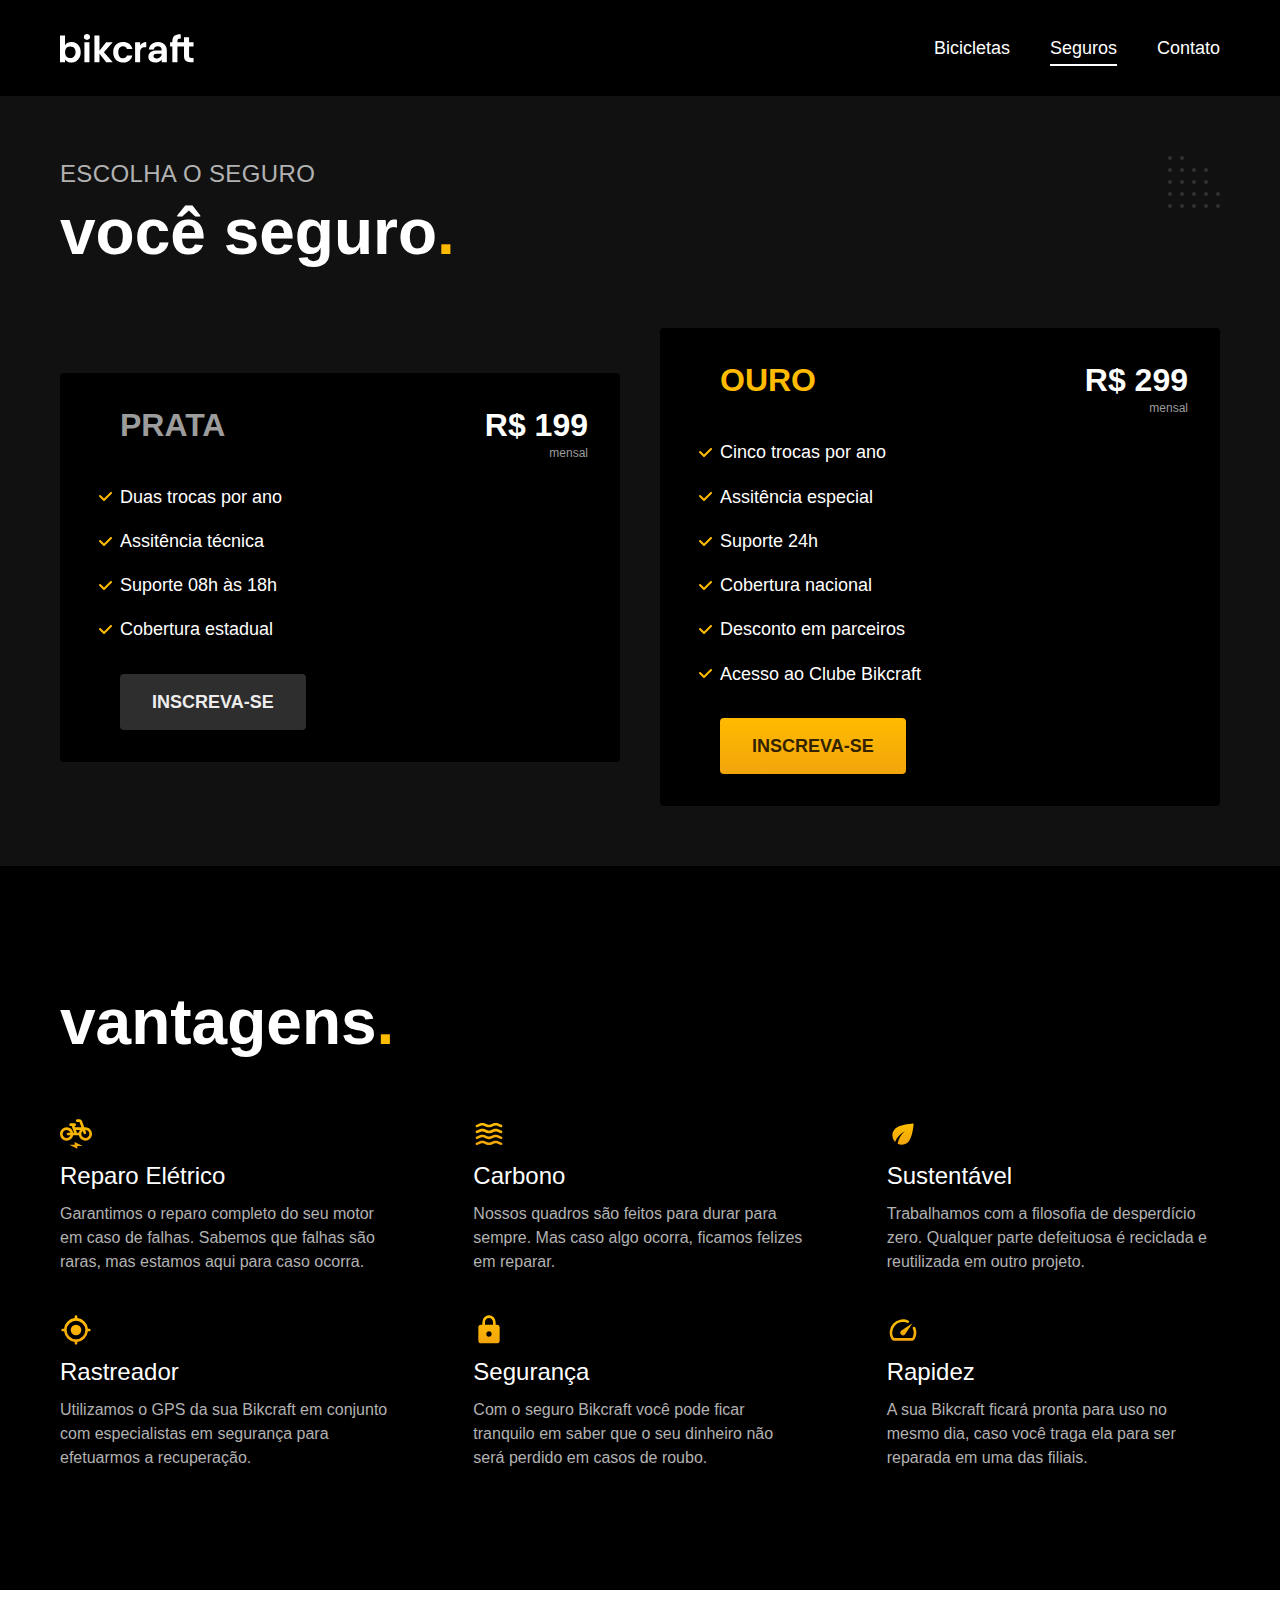
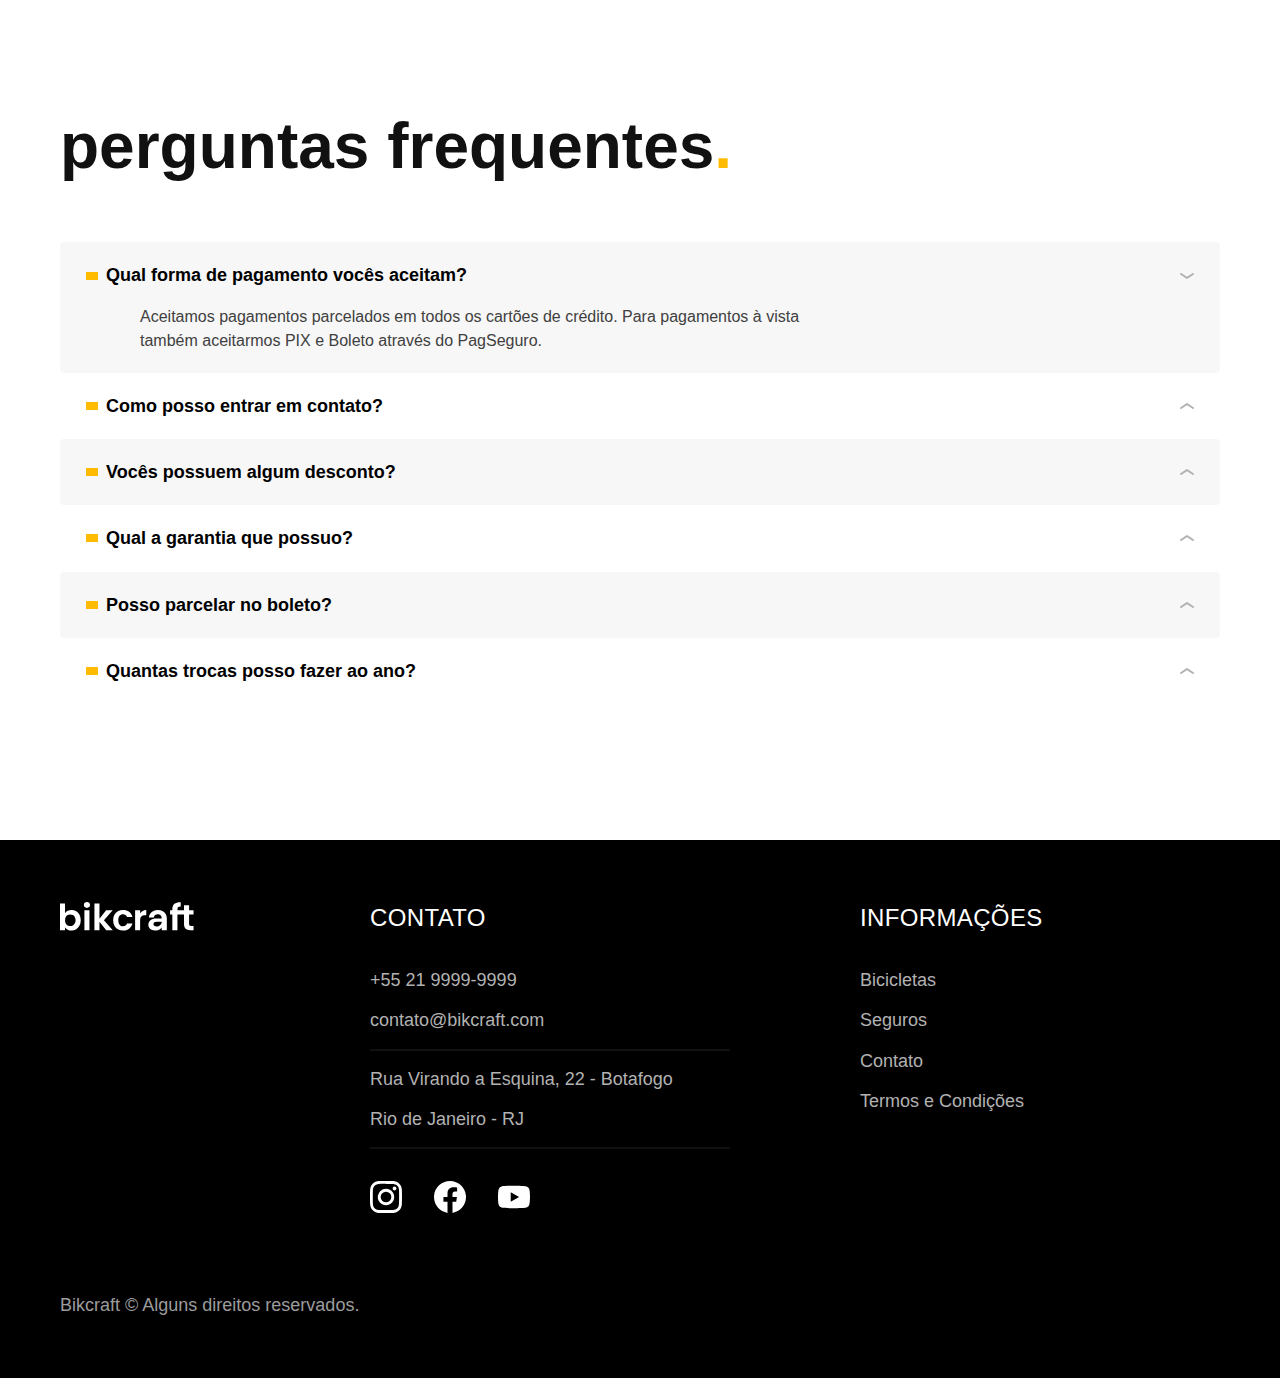
<file: seguros.html>
<!DOCTYPE html>
<html lang="pt-br">
  <head>
    <meta charset="UTF-8" />
    <meta name="viewport" content="width=device-width, initial-scale=1.0" />
    <title>Bikcraft - Seguros</title>
    <meta
      name="description"
      content="Proteja sua paixão pelas pedaladas com os seguros de bicicleta prata e ouro da Bikcraft. Garanta tranquilidade e segurança para sua bike, com coberturas abrangentes e assistência especializada. Descubra os benefícios dos nossos seguros para sair pedalando sem preocupações."
    />

    <link rel="icon" href="./favicon.svg" type="image/svg+xml" />

    <link href="./css/style.css" rel="stylesheet preload" as="style" />

    <link rel="preconnect" href="https://fonts.googleapis.com" />
    <link rel="preconnect" href="https://fonts.gstatic.com" crossorigin />
    <link
      href="https://fonts.googleapis.com/css2?family=Merriweather:ital,wght@1,900&family=Poppins:wght@500;600&family=Roboto:wght@400;500&display=swap"
    />
    <script>
      document.documentElement.className = ' js ';
    </script>
  </head>
  <body id="seguros">
    <!-- Cabeçalho -->
    <header class="header-bg">
      <div class="header container">
        <a href="./">
          <img
            src="./img/bikcraft.svg"
            alt="Bikcraft"
            width="136"
            height="32"
          />
        </a>

        <nav aria-label="navegação">
          <ul class="header-menu font-1-m cor-0">
            <li><a href="./bicicletas.html">Bicicletas</a></li>
            <li><a href="./seguros.html">Seguros</a></li>
            <li><a href="./contato.html">Contato</a></li>
          </ul>
        </nav>
      </div>
    </header>
    <main class="seguros-bg">
      <div class="titulo-bg">
        <div class="titulo container">
          <p class="font-2-l-b cor-5">Escolha o seguro</p>
          <h1 class="font-1-xxl cor-0">
            você seguro<span class="cor-p1">.</span>
          </h1>
        </div>
      </div>

      <!-- Seguros -->
      <div class="seguros container">
        <div class="seguros-item fadeInLeft" data-anime="200">
          <h3 class="font-1-xl cor-6">PRATA</h3>
          <span class="font-1-xl cor-0"
            >R$ 199 <span class="font-1-xs cor-6">mensal</span></span
          >
          <ul class="font-2-m cor-0">
            <li>Duas trocas por ano</li>
            <li>Assitência técnica</li>
            <li>Suporte 08h às 18h</li>
            <li>Cobertura estadual</li>
          </ul>
          <a
            href="./orcamento.html?tipo=seguro&seguro=prata"
            class="botao secundario"
            >Inscreva-se</a
          >
        </div>
        <div class="seguros-item fadeInRight" data-anime="200">
          <h3 class="font-1-xl cor-p1">OURO</h3>
          <span class="font-1-xl cor-0"
            >R$ 299 <span class="font-1-xs cor-6">mensal</span></span
          >
          <ul class="font-2-m cor-0">
            <li>Cinco trocas por ano</li>
            <li>Assitência especial</li>
            <li>Suporte 24h</li>
            <li>Cobertura nacional</li>
            <li>Desconto em parceiros</li>
            <li>Acesso ao Clube Bikcraft</li>
          </ul>
          <a href="./orcamento.html?tipo=seguro&seguro=ouro" class="botao"
            >Inscreva-se</a
          >
        </div>
      </div>
    </main>

    <!-- Vantagens -->
    <article class="vantagens-bg">
      <div class="vantagens container">
        <h2 class="font-1-xxl cor-0">vantagens<span class="cor-p1">.</span></h2>
        <ul>
          <li>
            <img
              src="./img/icones/eletrica.svg"
              width="32"
              height="32"
              alt=""
            />
            <h3 class="font-1-l cor-0">Reparo Elétrico</h3>
            <p class="font-2-s cor-5">
              Garantimos o reparo completo do seu motor em caso de falhas.
              Sabemos que falhas são raras, mas estamos aqui para caso ocorra.
            </p>
          </li>
          <li>
            <img src="./img/icones/carbono.svg" width="32" height="32" alt="" />
            <h3 class="font-1-l cor-0">Carbono</h3>
            <p class="font-2-s cor-5">
              Nossos quadros são feitos para durar para sempre. Mas caso algo
              ocorra, ficamos felizes em reparar.
            </p>
          </li>
          <li>
            <img
              src="./img/icones/sustentavel.svg"
              width="32"
              height="32"
              alt=""
            />
            <h3 class="font-1-l cor-0">Sustentável</h3>
            <p class="font-2-s cor-5">
              Trabalhamos com a filosofia de desperdício zero. Qualquer parte
              defeituosa é reciclada e reutilizada em outro projeto.
            </p>
          </li>
          <li>
            <img
              src="./img/icones/rastreador.svg"
              width="32"
              height="32"
              alt=""
            />
            <h3 class="font-1-l cor-0">Rastreador</h3>
            <p class="font-2-s cor-5">
              Utilizamos o GPS da sua Bikcraft em conjunto com especialistas em
              segurança para efetuarmos a recuperação.
            </p>
          </li>
          <li>
            <img src="./img/icones/seguro.svg" width="32" height="32" alt="" />
            <h3 class="font-1-l cor-0">Segurança</h3>
            <p class="font-2-s cor-5">
              Com o seguro Bikcraft você pode ficar tranquilo em saber que o seu
              dinheiro não será perdido em casos de roubo.
            </p>
          </li>
          <li>
            <img
              src="./img/icones/velocidade.svg"
              width="32"
              height="32"
              alt=""
            />
            <h3 class="font-1-l cor-0">Rapidez</h3>
            <p class="font-2-s cor-5">
              A sua Bikcraft ficará pronta para uso no mesmo dia, caso você
              traga ela para ser reparada em uma das filiais.
            </p>
          </li>
        </ul>
      </div>
    </article>

    <!-- Perguntas Frequentes -->
    <article class="perguntas container">
      <h2 class="font-1-xxl">
        perguntas frequentes<span class="cor-p1">.</span>
      </h2>

      <dl>
        <div>
          <dt>
            <button
              class="font-1-m-b"
              aria-controls="pergunta1"
              aria-expanded="true"
            >
              Qual forma de pagamento vocês aceitam?
            </button>
          </dt>
          <dd class="font-2-s cor-9 active" id="pergunta1">
            Aceitamos pagamentos parcelados em todos os cartões de crédito. Para
            pagamentos à vista também aceitarmos PIX e Boleto através do
            PagSeguro.
          </dd>
        </div>
        <div>
          <dt class="font-1-m-b">
            <button
              class="font-1-m-b"
              aria-controls="pergunta2"
              aria-expanded="false"
            >
              Como posso entrar em contato?
            </button>
          </dt>
          <dd class="font-2-s cor-9" id="pergunta2">
            Para entrar em contato conosco, você pode utilizar os seguintes
            meios: <br />
            Telefone: Ligue para o nosso número de atendimento ao cliente, que é
            +55 21 9999-9999. <br />
            E-mail: Envie-nos uma mensagem para o nosso endereço de e-mail de
            suporte, que é contato@bikcraft.com.
          </dd>
        </div>
        <div>
          <dt class="font-1-m-b">
            <button
              class="font-1-m-b"
              aria-controls="pergunta3"
              aria-expanded="false"
            >
              Vocês possuem algum desconto?
            </button>
          </dt>
          <dd class="font-2-s cor-9" id="pergunta3">
            Quanto aos descontos, estamos sempre buscando oferecer vantagens
            especiais aos nossos clientes. Fique de olho em nosso site e nas
            nossas redes sociais para ficar por dentro das promoções vigentes.
          </dd>
        </div>
        <div>
          <dt class="font-1-m-b">
            <button
              class="font-1-m-b"
              aria-controls="pergunta4"
              aria-expanded="false"
            >
              Qual a garantia que possuo?
            </button>
          </dt>
          <dd class="font-2-s cor-9" id="pergunta4">
            A garantia dos nossos seguros de bicicleta varia de acordo com a
            seguradora parceira. Trabalhamos com seguradoras confiáveis e
            respeitadas, garantindo que você tenha uma proteção sólida para a
            sua bicicleta. Ao adquirir o seguro, forneceremos todas as
            informações detalhadas sobre os termos e condições da garantia.
          </dd>
        </div>
        <div>
          <dt class="font-1-m-b">
            <button
              class="font-1-m-b"
              aria-controls="pergunta5"
              aria-expanded="false"
            >
              Posso parcelar no boleto?
            </button>
          </dt>
          <dd class="font-2-s cor-9" id="pergunta5">
            No momento, não oferecemos a opção de parcelamento no boleto. No
            entanto, temos outras opções de pagamento disponíveis, como cartão
            de crédito, que podem oferecer a possibilidade de parcelamento.
          </dd>
        </div>
        <div>
          <dt class="font-1-m-b">
            <button
              class="font-1-m-b"
              aria-controls="pergunta6"
              aria-expanded="false"
            >
              Quantas trocas posso fazer ao ano?
            </button>
          </dt>
          <dd class="font-2-s cor-9" id="pergunta6">
            Quanto às trocas, nossa política permite trocas apenas com o seguro,
            ou em caso de problema de fábrica, desde que a bicicleta esteja em
            perfeitas condições e dentro do prazo estabelecido. Para mais
            informações sobre a política de trocas, recomendamos entrar em
            contato conosco diretamente.
          </dd>
        </div>
      </dl>
    </article>
    <!-- Footer -->
    <footer class="footer-bg">
      <div class="footer container">
        <img src="./img/bikcraft.svg" width="136" height="32" alt="Bikcraft" />
        <div class="footer-contato">
          <h3 class="font-2-l-b cor-0">Contato</h3>
          <ul class="font-2-m cor-5">
            <li><a href="tel:+552199999999">+55 21 9999-9999</a></li>
            <li>
              <a href="mailto:contato@bikcraft.com">contato@bikcraft.com</a>
            </li>
            <li>Rua Virando a Esquina, 22 - Botafogo</li>
            <li>Rio de Janeiro - RJ</li>
          </ul>
          <div class="footer-redes">
            <a href="#">
              <img
                src="./img/redes/instagram.svg"
                width="32"
                height="32"
                alt="Instagram"
              />
            </a>
            <a href="#">
              <img
                src="./img/redes/facebook.svg"
                width="32"
                height="32"
                alt="facebook"
              />
            </a>
            <a href="#">
              <img
                src="./img/redes/youtube.svg"
                width="32"
                height="32"
                alt="youtube"
              />
            </a>
          </div>
        </div>
        <div class="footer-informacoes">
          <h3 class="font-2-l-b cor-0">Informações</h3>
          <nav>
            <ul class="font-1-m cor-5">
              <li><a href="./bicicletas.html">Bicicletas</a></li>
              <li><a href="./seguros.html">Seguros</a></li>
              <li><a href="./contato.html">Contato</a></li>
              <li><a href="./termos.html">Termos e Condições</a></li>
            </ul>
          </nav>
        </div>
        <p class="footer-copy font-2-m cor-6">
          Bikcraft &copy; Alguns direitos reservados.
        </p>
      </div>
    </footer>
    <script src="./js/plugin/simple-anime.js"></script>
    <script src="./js/script.js"></script>
  </body>
</html>
</file>
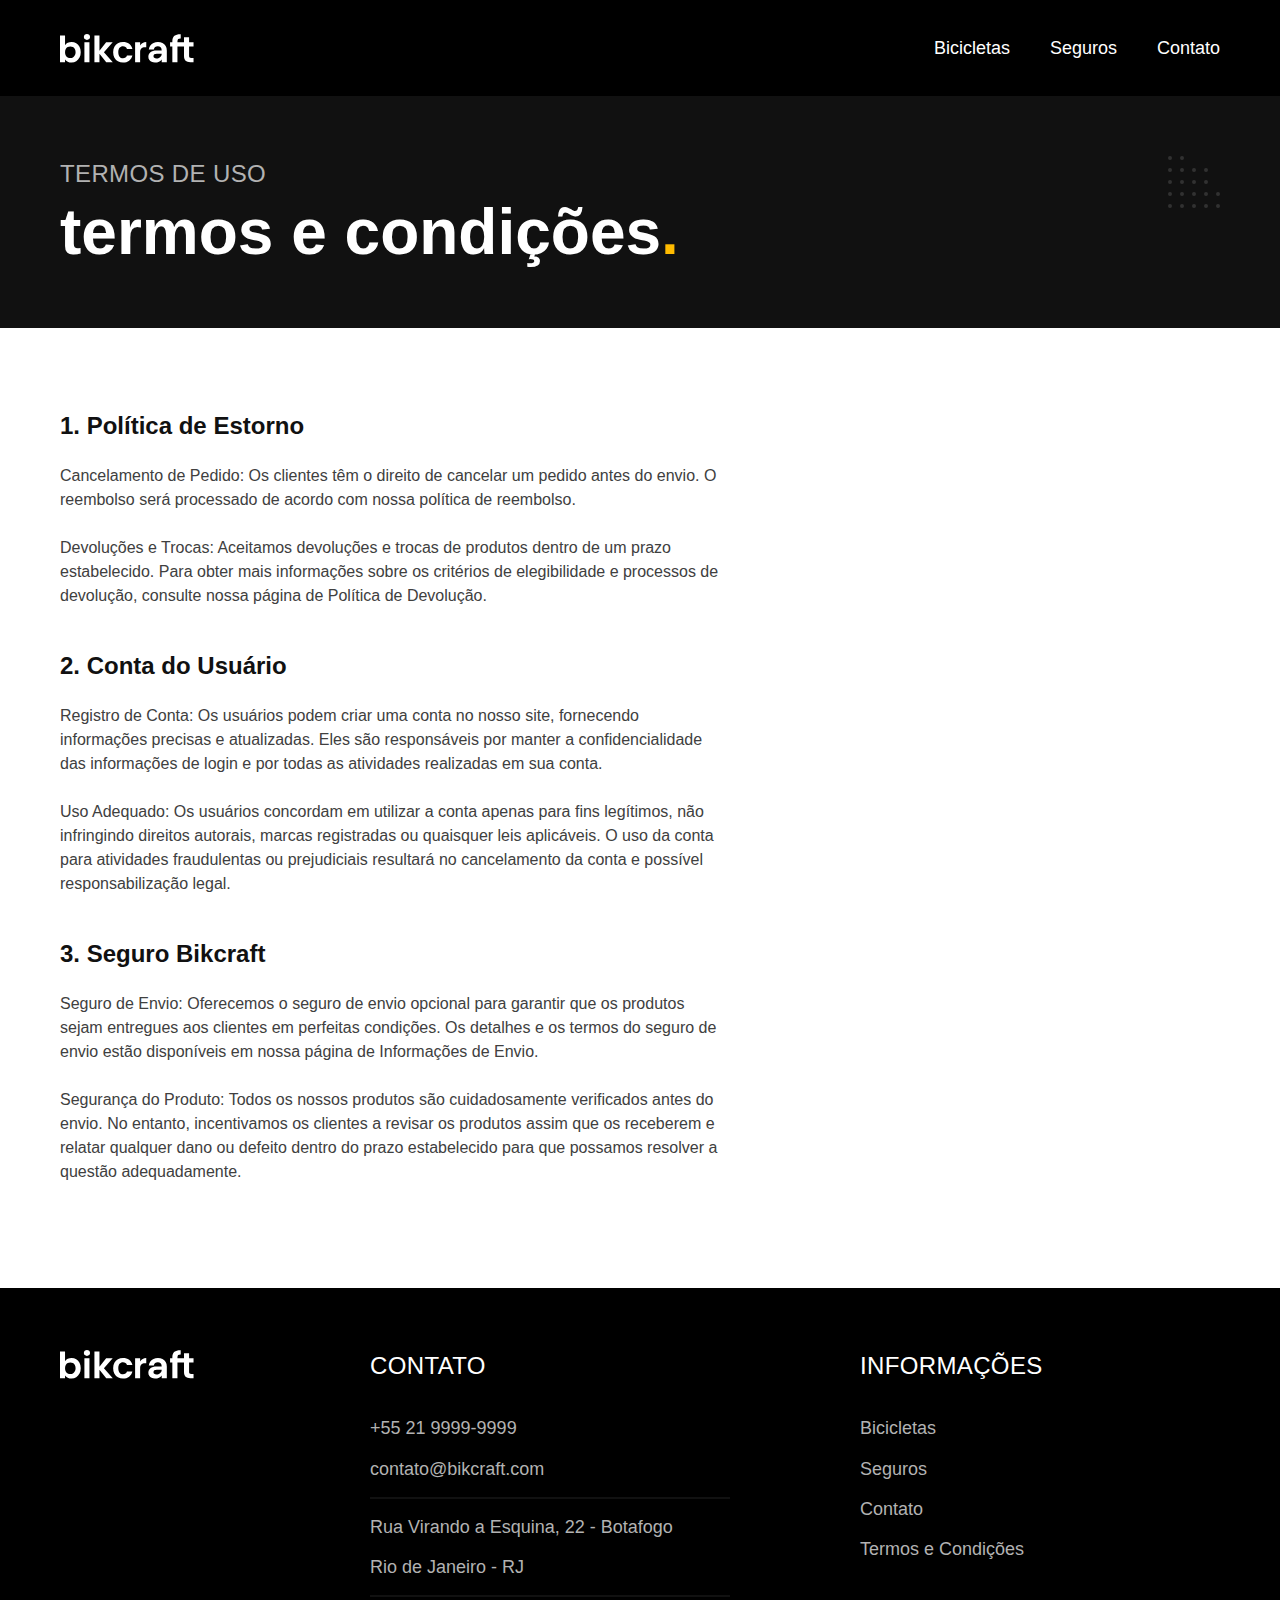
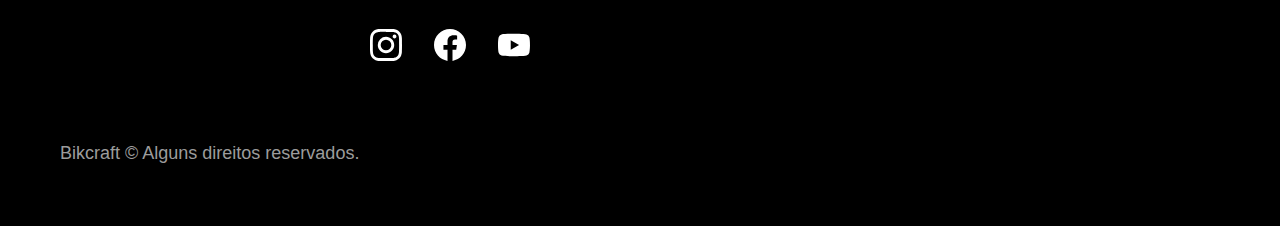
<file: termos.html>
<!DOCTYPE html>
<html lang="pt-br">
  <head>
    <meta charset="UTF-8" />
    <meta name="viewport" content="width=device-width, initial-scale=1.0" />
    <title>Bikcraft - Termos e Condições</title>
    <meta
      name="description"
      content="Leia os termos e condições da Bikcraft para obter informações importantes sobre como utilizar nossa plataforma, adquirir produtos e garantir uma experiência segura e satisfatória. Saiba mais sobre nossas políticas de compra, descrições de produtos e direitos e responsabilidades do usuário. Cumpra nossos termos para desfrutar de uma excelente experiência de compra de bicicletas de qualidade na Bikcraft"
    />

    <link rel="icon" href="./favicon.svg" type="image/svg+xml" />

    <link href="./css/style.css" rel="stylesheet preload" as="style" />

    <link rel="preconnect" href="https://fonts.googleapis.com" />
    <link rel="preconnect" href="https://fonts.gstatic.com" crossorigin />
    <link
      href="https://fonts.googleapis.com/css2?family=Merriweather:ital,wght@1,900&family=Poppins:wght@500;600&family=Roboto:wght@400;500&display=swap"
    />
    <script>
      document.documentElement.className = ' js ';
    </script>
  </head>
  <body id="termos">
    <!-- Cabeçalho -->
    <header class="header-bg">
      <div class="header container">
        <a href="./">
          <img
            src="./img/bikcraft.svg"
            alt="Bikcraft"
            width="136"
            height="32"
          />
        </a>

        <nav aria-label="navegação">
          <ul class="header-menu font-1-m cor-0">
            <li><a href="./bicicletas.html">Bicicletas</a></li>
            <li><a href="./seguros.html">Seguros</a></li>
            <li><a href="./contato.html">Contato</a></li>
          </ul>
        </nav>
      </div>
    </header>
    <main>
      <div class="titulo-bg">
        <div class="titulo container">
          <p class="font-2-l-b cor-5">Termos de uso</p>
          <h1 class="font-1-xxl cor-0">
            termos e condições<span class="cor-p1">.</span>
          </h1>
        </div>
      </div>

      <div class="termos font-2-s cor-10 container">
        <h2 class="font-1-l cor-11">1. Política de Estorno</h2>
        <p>
          Cancelamento de Pedido: Os clientes têm o direito de cancelar um
          pedido antes do envio. O reembolso será processado de acordo com nossa
          política de reembolso.
        </p>
        <p>
          Devoluções e Trocas: Aceitamos devoluções e trocas de produtos dentro
          de um prazo estabelecido. Para obter mais informações sobre os
          critérios de elegibilidade e processos de devolução, consulte nossa
          página de Política de Devolução.
        </p>
        <h2 class="font-1-l cor-11">2. Conta do Usuário</h2>
        <p>
          Registro de Conta: Os usuários podem criar uma conta no nosso site,
          fornecendo informações precisas e atualizadas. Eles são responsáveis
          por manter a confidencialidade das informações de login e por todas as
          atividades realizadas em sua conta.
        </p>
        <p>
          Uso Adequado: Os usuários concordam em utilizar a conta apenas para
          fins legítimos, não infringindo direitos autorais, marcas registradas
          ou quaisquer leis aplicáveis. O uso da conta para atividades
          fraudulentas ou prejudiciais resultará no cancelamento da conta e
          possível responsabilização legal.
        </p>
        <h2 class="font-1-l cor-11">3. Seguro Bikcraft</h2>
        <p>
          Seguro de Envio: Oferecemos o seguro de envio opcional para garantir
          que os produtos sejam entregues aos clientes em perfeitas condições.
          Os detalhes e os termos do seguro de envio estão disponíveis em nossa
          página de Informações de Envio.
        </p>
        <p>
          Segurança do Produto: Todos os nossos produtos são cuidadosamente
          verificados antes do envio. No entanto, incentivamos os clientes a
          revisar os produtos assim que os receberem e relatar qualquer dano ou
          defeito dentro do prazo estabelecido para que possamos resolver a
          questão adequadamente.
        </p>
      </div>
    </main>
    <!-- Footer -->
    <footer class="footer-bg">
      <div class="footer container">
        <img src="./img/bikcraft.svg" width="136" height="32" alt="Bikcraft" />
        <div class="footer-contato">
          <h3 class="font-2-l-b cor-0">Contato</h3>
          <ul class="font-2-m cor-5">
            <li><a href="tel:+552199999999">+55 21 9999-9999</a></li>
            <li>
              <a href="mailto:contato@bikcraft.com">contato@bikcraft.com</a>
            </li>
            <li>Rua Virando a Esquina, 22 - Botafogo</li>
            <li>Rio de Janeiro - RJ</li>
          </ul>
          <div class="footer-redes">
            <a href="#">
              <img
                src="./img/redes/instagram.svg"
                width="32"
                height="32"
                alt="Instagram"
              />
            </a>
            <a href="#">
              <img
                src="./img/redes/facebook.svg"
                width="32"
                height="32"
                alt="facebook"
              />
            </a>
            <a href="#">
              <img
                src="./img/redes/youtube.svg"
                width="32"
                height="32"
                alt="youtube"
              />
            </a>
          </div>
        </div>
        <div class="footer-informacoes">
          <h3 class="font-2-l-b cor-0">Informações</h3>
          <nav>
            <ul class="font-1-m cor-5">
              <li><a href="./bicicletas.html">Bicicletas</a></li>
              <li><a href="./seguros.html">Seguros</a></li>
              <li><a href="./contato.html">Contato</a></li>
              <li><a href="./termos.html">Termos e Condições</a></li>
            </ul>
          </nav>
        </div>
        <p class="footer-copy font-2-m cor-6">
          Bikcraft &copy; Alguns direitos reservados.
        </p>
      </div>
    </footer>
    <script src="./js/script.js"></script>
  </body>
</html>
</file>
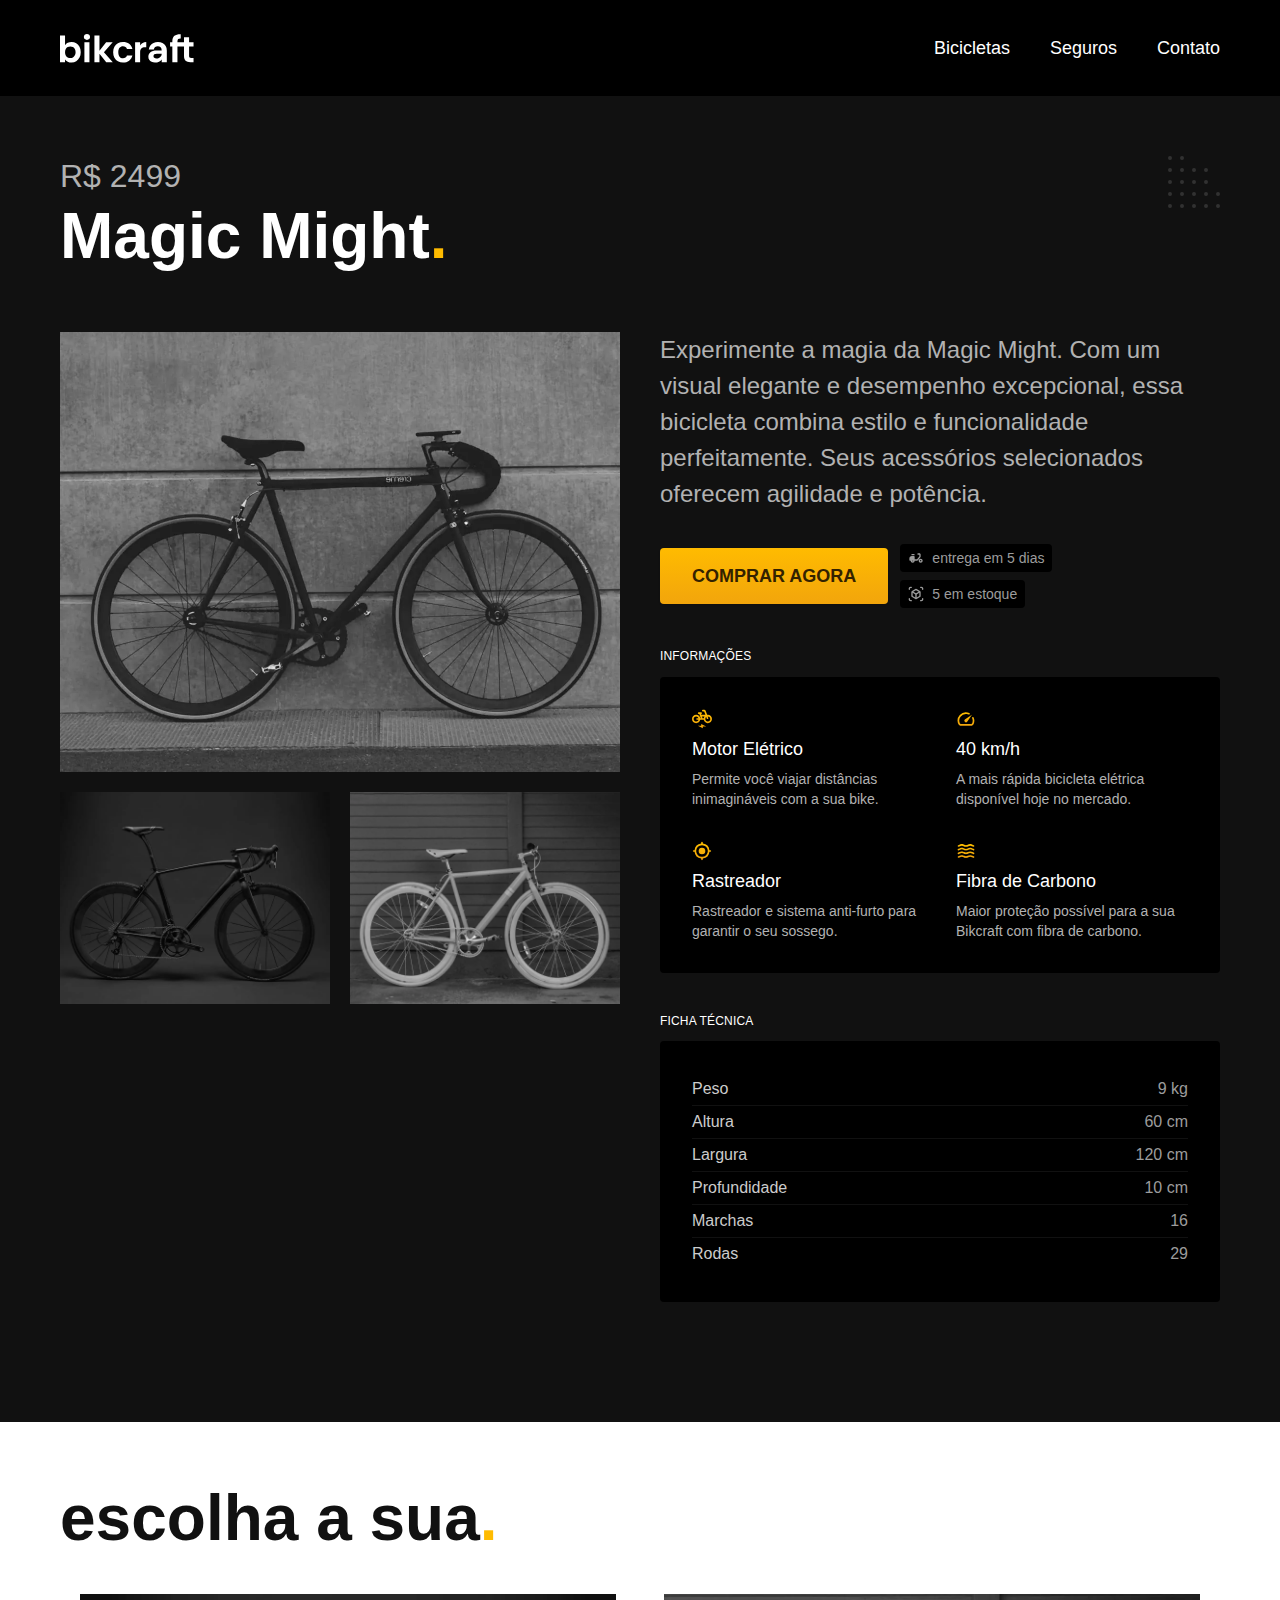
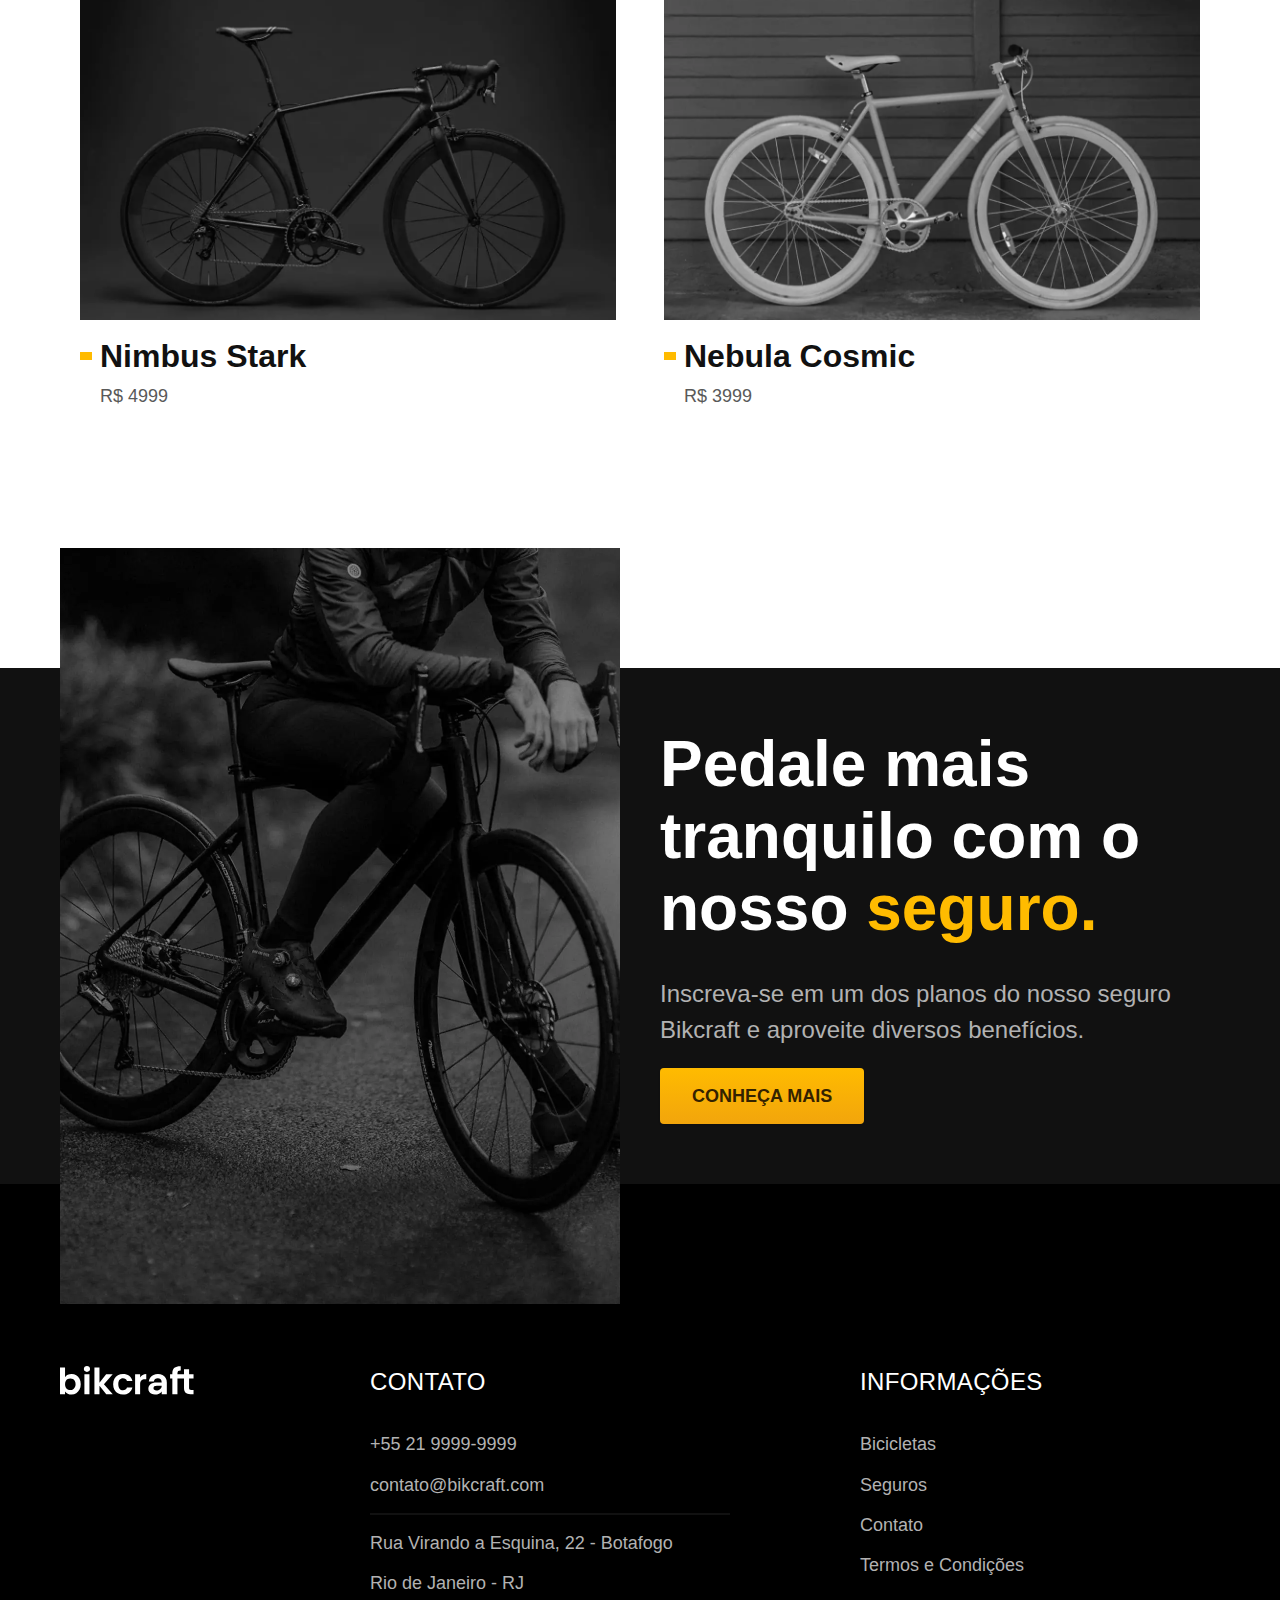
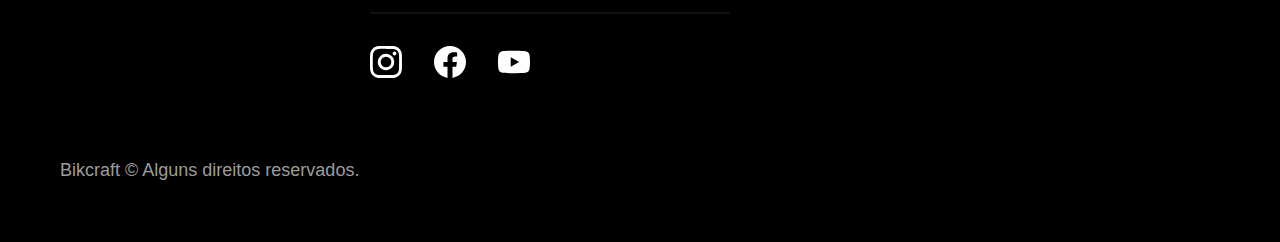
<file: bicicletas/magic.html>
<!DOCTYPE html>
<html lang="pt-br">
  <head>
    <meta charset="UTF-8" />
    <meta name="viewport" content="width=device-width, initial-scale=1.0" />
    <title>Bikcraft - Magic</title>
    <meta
      name="description"
      content=" Experimente a magia da Magic Might. Com um visual elegante e
      desempenho excepcional, essa bicicleta combina estilo e
      funcionalidade perfeitamente. Seus acessórios selecionados
      oferecem agilidade e potência."
    />

    <link rel="icon" href="../favicon.svg" type="image/svg+xml" />

    <link href="../css/style.css" rel="stylesheet preload" as="style" />

    <link rel="preconnect" href="https://fonts.googleapis.com" />
    <link rel="preconnect" href="https://fonts.gstatic.com" crossorigin />
    <link
      href="https://fonts.googleapis.com/css2?family=Merriweather:ital,wght@1,900&family=Poppins:wght@500;600&family=Roboto:wght@400;500&display=swap"
    />
    <script>
      document.documentElement.className = ' js ';
    </script>
  </head>
  <body id="bicicleta">
    <!-- Cabeçalho -->
    <header class="header-bg">
      <div class="header container">
        <a href="../">
          <img
            src="../img/bikcraft.svg"
            alt="Bikcraft"
            width="136"
            height="32"
          />
        </a>

        <nav aria-label="navegação">
          <ul class="header-menu font-1-m cor-0">
            <li><a href="../bicicletas.html">Bicicletas</a></li>
            <li><a href="../seguros.html">Seguros</a></li>
            <li><a href="../contato.html">Contato</a></li>
          </ul>
        </nav>
      </div>
    </header>

    <main class="titulo-bg">
      <div>
        <div class="titulo container">
          <p class="font-2-xl cor-5">R$ 2499</p>
          <h1 class="font-1-xxl cor-0">
            Magic Might<span class="cor-p1">.</span>
          </h1>
        </div>
      </div>

      <!-- A bicicleta -->
      <div class="bicicleta container">
        <div class="bicicleta-imagens">
          <img
            src="../img/bicicleta/nimbus2.webp"
            width="1120"
            height="880"
            alt="Bicicleta 2"
          />
          <img
            src="../img/bicicleta/nimbus1.webp"
            width="1120"
            height="880"
            alt="Bicicleta 1"
          />
          <img
            src="../img/bicicleta/nimbus3.webp"
            width="1120"
            height="880"
            alt="Bicicleta 3"
          />
        </div>

        <div class="bicicleta-conteudo">
          <p class="font-2-l cor-5">
            Experimente a magia da Magic Might. Com um visual elegante e
            desempenho excepcional, essa bicicleta combina estilo e
            funcionalidade perfeitamente. Seus acessórios selecionados oferecem
            agilidade e potência.
          </p>

          <!-- Chamada para comprar -->
          <div class="bicicleta-comprar">
            <a
              href="../orcamento.html?tipo=bikcraft&produto=magic"
              class="botao"
              >Comprar Agora</a
            >
            <span class="font-2-xs cor-6"
              ><img
                src="../img/icones/entrega.svg"
                width="16"
                height="16"
                alt=""
              />entrega em 5 dias</span
            >
            <span class="font-2-xs cor-6"
              ><img
                src="../img/icones/estoque.svg"
                width="16"
                height="16"
                alt=""
              />5 em estoque</span
            >
          </div>

          <!-- Informações -->
          <h2 class="font-1-xs cor-0">Informações</h2>
          <ul class="bicicleta-informacoes">
            <li>
              <img
                src="../img/icones/eletrica.svg"
                width="32"
                height="32"
                alt=""
              />
              <h3 class="font-1-m cor-0">Motor Elétrico</h3>
              <p class="font-2-xs cor-5">
                Permite você viajar distâncias inimagináveis com a sua bike.
              </p>
            </li>
            <li>
              <img
                src="../img/icones/velocidade.svg"
                width="32"
                height="32"
                alt=""
              />
              <h3 class="font-1-m cor-0">40 km/h</h3>
              <p class="font-2-xs cor-5">
                A mais rápida bicicleta elétrica disponível hoje no mercado.
              </p>
            </li>
            <li>
              <img
                src="../img/icones/rastreador.svg"
                width="32"
                height="32"
                alt=""
              />
              <h3 class="font-1-m cor-0">Rastreador</h3>
              <p class="font-2-xs cor-5">
                Rastreador e sistema anti-furto para garantir o seu sossego.
              </p>
            </li>
            <li>
              <img
                src="../img/icones/carbono.svg"
                width="32"
                height="32"
                alt=""
              />
              <h3 class="font-1-m cor-0">Fibra de Carbono</h3>
              <p class="font-2-xs cor-5">
                Maior proteção possível para a sua Bikcraft com fibra de
                carbono.
              </p>
            </li>
          </ul>
          <h2 class="font-1-xs cor-0">Ficha Técnica</h2>
          <ul class="bicicleta-ficha font-2-s cor-4">
            <li>Peso <span>9 kg</span></li>
            <li>Altura <span>60 cm</span></li>
            <li>Largura <span>120 cm</span></li>
            <li>Profundidade<span>10 cm</span></li>
            <li>Marchas <span>16</span></li>
            <li>Rodas <span>29</span></li>
          </ul>
        </div>
      </div>
    </main>

    <!-- Lista de bicicletas -->
    <article class="bicicletas-lista container">
      <h2 class="font-1-xxl">escolha a sua<span class="cor-p1">.</span></h2>

      <ul>
        <li>
          <a href="./nimbus.html">
            <img
              src="../img/bicicletas/nimbus.webp"
              width="1120"
              height="680"
              alt="Bicicleta preta"
            />
            <h3 class="font-1-xl">Nimbus Stark</h3>
            <span class="font-2-m cor-8">R$ 4999</span>
          </a>
        </li>
        <li>
          <a href="./nebula.html">
            <img
              src="../img/bicicletas/nebula.webp"
              width="1120"
              height="680"
              alt="Bicicleta Branca"
            />
            <h3 class="font-1-xl">Nebula Cosmic</h3>
            <span class="font-2-m cor-8">R$ 3999</span>
          </a>
        </li>
      </ul>
    </article>

    <!-- Chamada para a página de Seguro -->
    <article class="seguro-bg">
      <div class="seguro container">
        <div class="seguro-imagem">
          <img
            src="../img/fotos/seguros.webp"
            width="1360"
            height="1512"
            alt="Ciclista com a nossa Bikcraft"
          />
        </div>
        <div class="seguro-conteudo">
          <h2 class="font-1-xxl cor-0">
            Pedale mais tranquilo com o nosso
            <span class="cor-p1">seguro.</span>
          </h2>
          <p class="font-2-l cor-5">
            Inscreva-se em um dos planos do nosso seguro Bikcraft e aproveite
            diversos benefícios.
          </p>
          <a href="../seguros.html" class="botao">Conheça Mais</a>
        </div>
      </div>
    </article>

    <!-- Footer -->
    <footer class="footer-bg">
      <div class="footer container">
        <img src="../img/bikcraft.svg" width="136" height="32" alt="Bikcraft" />
        <div class="footer-contato">
          <h3 class="font-2-l-b cor-0">Contato</h3>
          <ul class="font-2-m cor-5">
            <li><a href="tel:+552199999999">+55 21 9999-9999</a></li>
            <li>
              <a href="mailto:contato@bikcraft.com">contato@bikcraft.com</a>
            </li>
            <li>Rua Virando a Esquina, 22 - Botafogo</li>
            <li>Rio de Janeiro - RJ</li>
          </ul>
          <div class="footer-redes">
            <a href="#">
              <img
                src="../img/redes/instagram.svg"
                width="32"
                height="32"
                alt="Instagram"
              />
            </a>
            <a href="#">
              <img
                src="../img/redes/facebook.svg"
                width="32"
                height="32"
                alt="facebook"
              />
            </a>
            <a href="#">
              <img
                src="../img/redes/youtube.svg"
                width="32"
                height="32"
                alt="youtube"
              />
            </a>
          </div>
        </div>
        <div class="footer-informacoes">
          <h3 class="font-2-l-b cor-0">Informações</h3>
          <nav>
            <ul class="font-1-m cor-5">
              <li><a href="../bicicletas.html">Bicicletas</a></li>
              <li><a href="../seguros.html">Seguros</a></li>
              <li><a href="../contato.html">Contato</a></li>
              <li><a href="../termos.html">Termos e Condições</a></li>
            </ul>
          </nav>
        </div>
        <p class="footer-copy font-2-m cor-6">
          Bikcraft &copy; Alguns direitos reservados.
        </p>
      </div>
    </footer>
    <script src="../js/script.js"></script>
  </body>
</html>
</file>
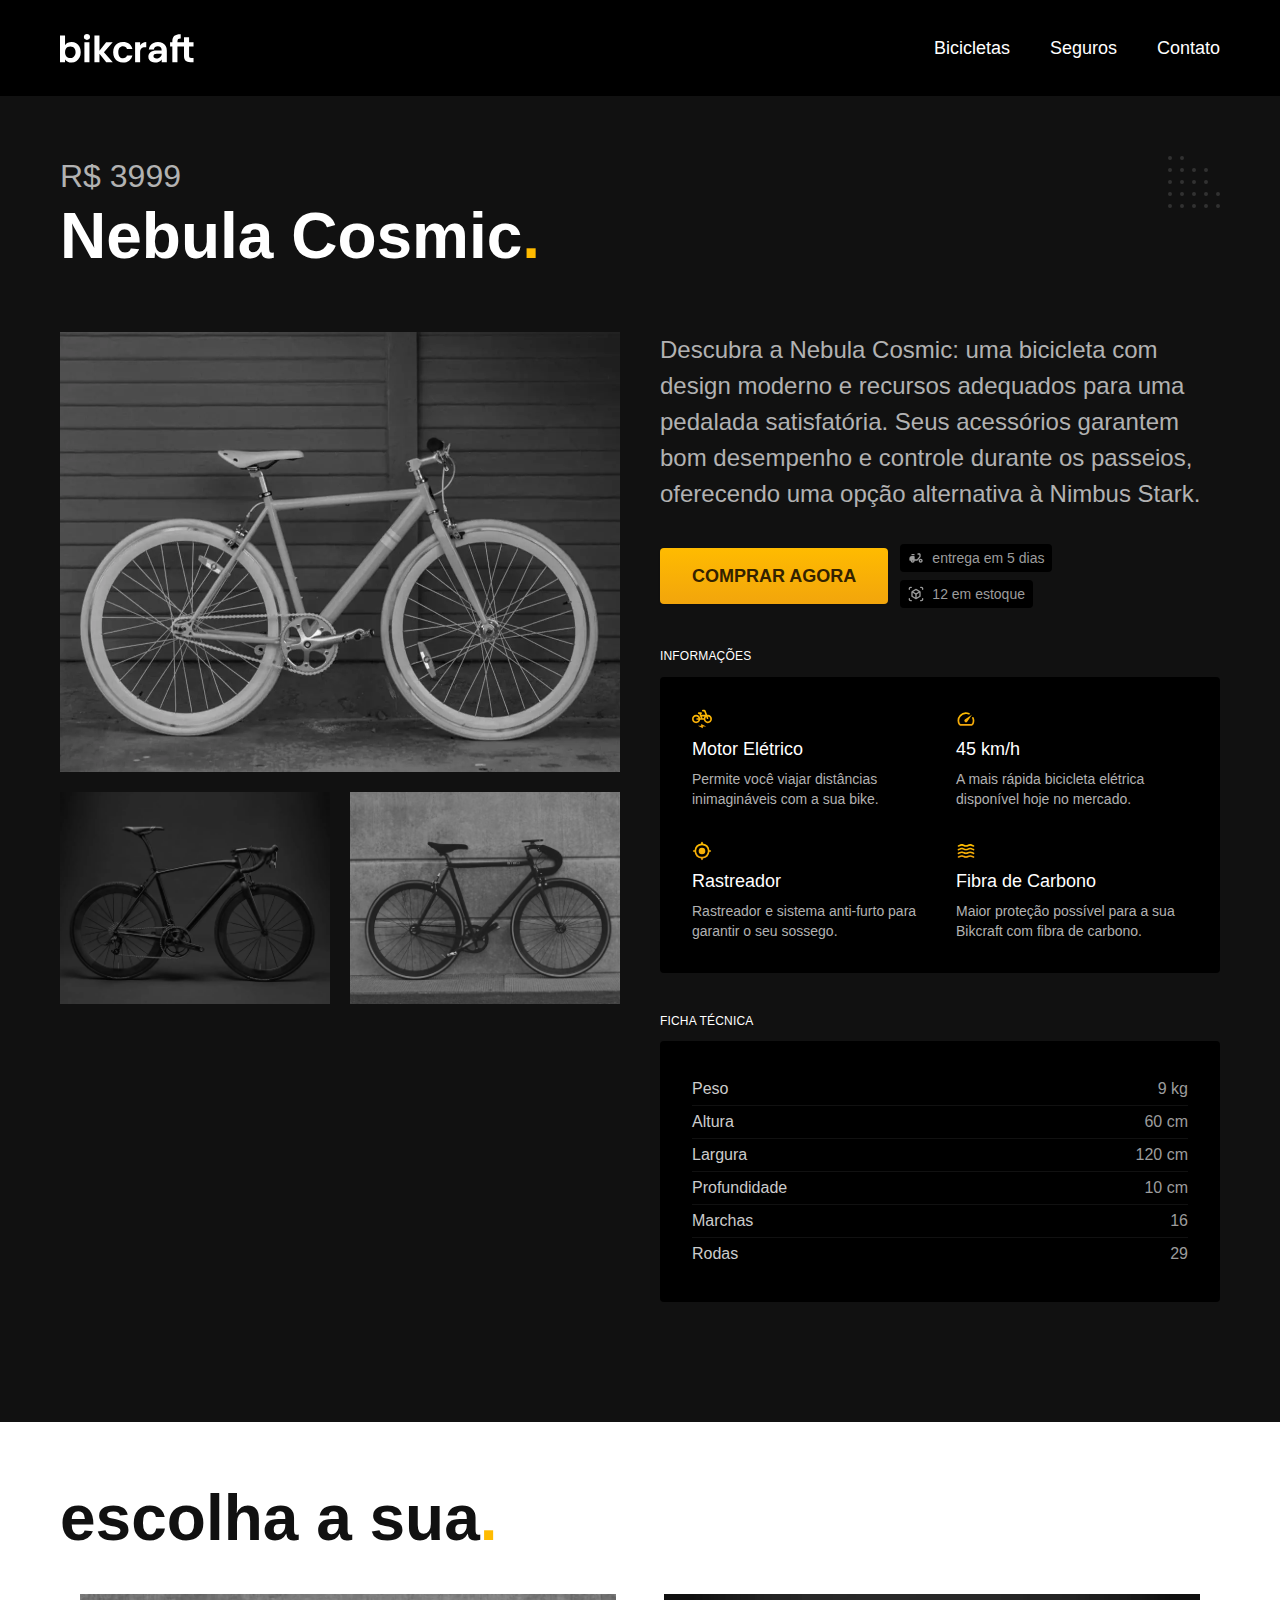
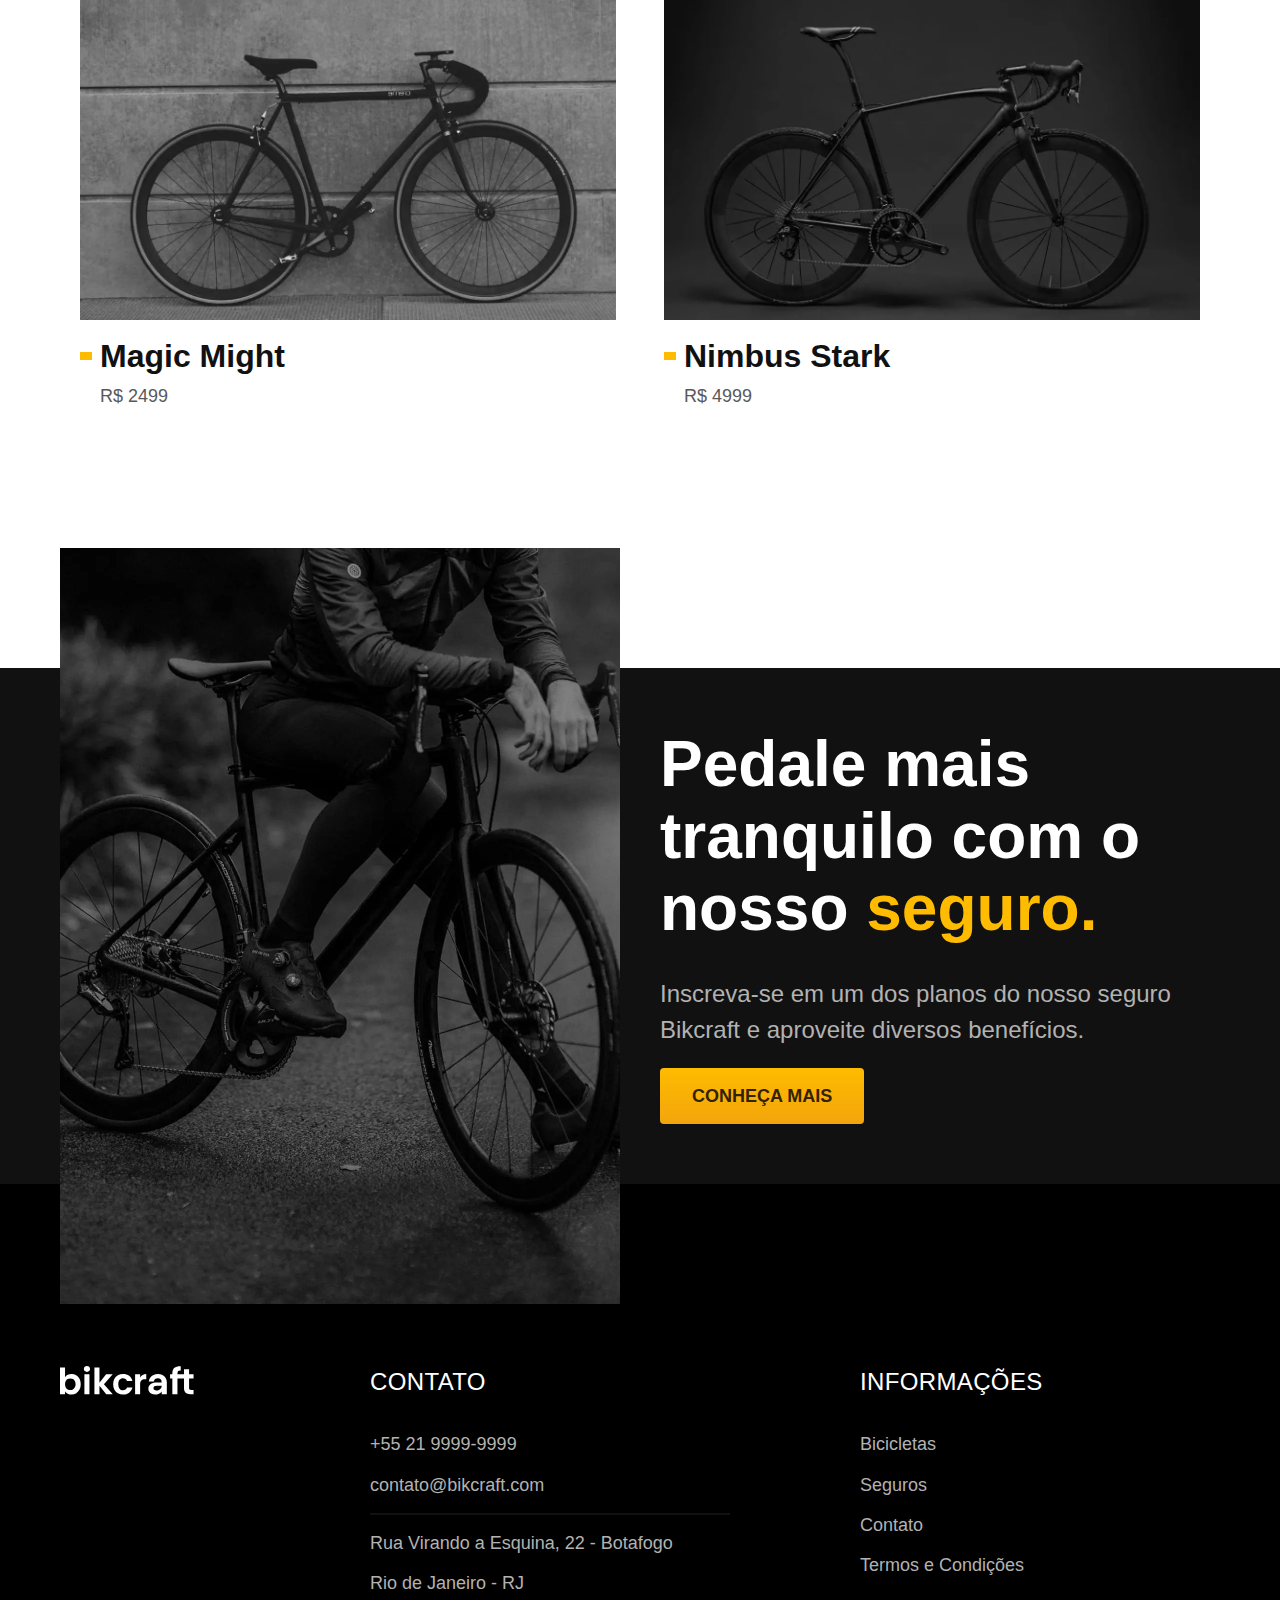
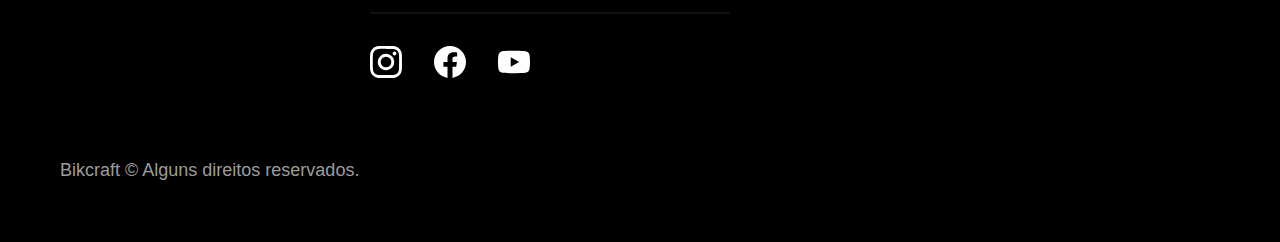
<file: bicicletas/nebula.html>
<!DOCTYPE html>
<html lang="pt-br">
  <head>
    <meta charset="UTF-8" />
    <meta name="viewport" content="width=device-width, initial-scale=1.0" />
    <title>Bikcraft - Nebula</title>
    <meta
      name="description"
      content=" Descubra a Nebula Cosmic: uma bicicleta com design moderno e
      recursos adequados para uma pedalada satisfatória. Seus acessórios
      garantem bom desempenho e controle durante os passeios, oferecendo
      uma opção alternativa à Nimbus Stark."
    />

    <link rel="icon" href="../favicon.svg" type="image/svg+xml" />

    <link href="../css/style.css" rel="stylesheet preload" as="style" />

    <link rel="preconnect" href="https://fonts.googleapis.com" />
    <link rel="preconnect" href="https://fonts.gstatic.com" crossorigin />
    <link
      href="https://fonts.googleapis.com/css2?family=Merriweather:ital,wght@1,900&family=Poppins:wght@500;600&family=Roboto:wght@400;500&display=swap"
    />
    <script>
      document.documentElement.className = ' js ';
    </script>
  </head>
  <body id="bicicleta">
    <!-- Cabeçalho -->
    <header class="header-bg">
      <div class="header container">
        <a href="../">
          <img
            src="../img/bikcraft.svg"
            alt="Bikcraft"
            width="136"
            height="32"
          />
        </a>

        <nav aria-label="navegação">
          <ul class="header-menu font-1-m cor-0">
            <li><a href="../bicicletas.html">Bicicletas</a></li>
            <li><a href="../seguros.html">Seguros</a></li>
            <li><a href="../contato.html">Contato</a></li>
          </ul>
        </nav>
      </div>
    </header>

    <main class="titulo-bg">
      <div>
        <div class="titulo container">
          <p class="font-2-xl cor-5">R$ 3999</p>
          <h1 class="font-1-xxl cor-0">
            Nebula Cosmic<span class="cor-p1">.</span>
          </h1>
        </div>
      </div>

      <!-- A bicicleta -->
      <div class="bicicleta container">
        <div class="bicicleta-imagens">
          <img
            src="../img/bicicleta/nimbus3.webp"
            width="1120"
            height="880"
            alt="Bicicleta 3"
          />
          <img
            src="../img/bicicleta/nimbus1.webp"
            width="1120"
            height="880"
            alt="Bicicleta 1"
          />
          <img
            src="../img/bicicleta/nimbus2.webp"
            width="1120"
            height="880"
            alt="Bicicleta 2"
          />
        </div>

        <div class="bicicleta-conteudo">
          <p class="font-2-l cor-5">
            Descubra a Nebula Cosmic: uma bicicleta com design moderno e
            recursos adequados para uma pedalada satisfatória. Seus acessórios
            garantem bom desempenho e controle durante os passeios, oferecendo
            uma opção alternativa à Nimbus Stark.
          </p>

          <!-- Chamada para comprar -->
          <div class="bicicleta-comprar">
            <a
              href="../orcamento.html?tipo=bikcraft&produto=nebula"
              class="botao"
              >Comprar Agora</a
            >
            <span class="font-2-xs cor-6"
              ><img
                src="../img/icones/entrega.svg"
                width="16"
                height="16"
                alt=""
              />entrega em 5 dias</span
            >
            <span class="font-2-xs cor-6"
              ><img
                src="../img/icones/estoque.svg"
                width="16"
                height="16"
                alt=""
              />12 em estoque</span
            >
          </div>

          <!-- Informações -->
          <h2 class="font-1-xs cor-0">Informações</h2>
          <ul class="bicicleta-informacoes">
            <li>
              <img
                src="../img/icones/eletrica.svg"
                width="32"
                height="32"
                alt=""
              />
              <h3 class="font-1-m cor-0">Motor Elétrico</h3>
              <p class="font-2-xs cor-5">
                Permite você viajar distâncias inimagináveis com a sua bike.
              </p>
            </li>
            <li>
              <img
                src="../img/icones/velocidade.svg"
                width="32"
                height="32"
                alt=""
              />
              <h3 class="font-1-m cor-0">45 km/h</h3>
              <p class="font-2-xs cor-5">
                A mais rápida bicicleta elétrica disponível hoje no mercado.
              </p>
            </li>
            <li>
              <img
                src="../img/icones/rastreador.svg"
                width="32"
                height="32"
                alt=""
              />
              <h3 class="font-1-m cor-0">Rastreador</h3>
              <p class="font-2-xs cor-5">
                Rastreador e sistema anti-furto para garantir o seu sossego.
              </p>
            </li>
            <li>
              <img
                src="../img/icones/carbono.svg"
                width="32"
                height="32"
                alt=""
              />
              <h3 class="font-1-m cor-0">Fibra de Carbono</h3>
              <p class="font-2-xs cor-5">
                Maior proteção possível para a sua Bikcraft com fibra de
                carbono.
              </p>
            </li>
          </ul>
          <h2 class="font-1-xs cor-0">Ficha Técnica</h2>
          <ul class="bicicleta-ficha font-2-s cor-4">
            <li>Peso <span>9 kg</span></li>
            <li>Altura <span>60 cm</span></li>
            <li>Largura <span>120 cm</span></li>
            <li>Profundidade<span>10 cm</span></li>
            <li>Marchas <span>16</span></li>
            <li>Rodas <span>29</span></li>
          </ul>
        </div>
      </div>
    </main>

    <!-- Lista de bicicletas -->
    <article class="bicicletas-lista container">
      <h2 class="font-1-xxl">escolha a sua<span class="cor-p1">.</span></h2>

      <ul>
        <li>
          <a href="./magic.html">
            <img
              src="../img/bicicletas/magic.webp"
              width="1120"
              height="680"
              alt="Bicicleta Preta"
            />
            <h3 class="font-1-xl">Magic Might</h3>
            <span class="font-2-m cor-8">R$ 2499</span>
          </a>
        </li>
        <li>
          <a href="./nimbus.html">
            <img
              src="../img/bicicletas/nimbus.webp"
              width="1120"
              height="680"
              alt="Bicicleta preta"
            />
            <h3 class="font-1-xl">Nimbus Stark</h3>
            <span class="font-2-m cor-8">R$ 4999</span>
          </a>
        </li>
      </ul>
    </article>

    <!-- Chamada para a página de Seguro -->
    <article class="seguro-bg">
      <div class="seguro container">
        <div class="seguro-imagem">
          <img
            src="../img/fotos/seguros.webp"
            width="1360"
            height="1512"
            alt="Ciclista com a nossa Bikcraft"
          />
        </div>
        <div class="seguro-conteudo">
          <h2 class="font-1-xxl cor-0">
            Pedale mais tranquilo com o nosso
            <span class="cor-p1">seguro.</span>
          </h2>
          <p class="font-2-l cor-5">
            Inscreva-se em um dos planos do nosso seguro Bikcraft e aproveite
            diversos benefícios.
          </p>
          <a href="../seguros.html" class="botao">Conheça Mais</a>
        </div>
      </div>
    </article>

    <!-- Footer -->
    <footer class="footer-bg">
      <div class="footer container">
        <img src="../img/bikcraft.svg" width="136" height="32" alt="Bikcraft" />
        <div class="footer-contato">
          <h3 class="font-2-l-b cor-0">Contato</h3>
          <ul class="font-2-m cor-5">
            <li><a href="tel:+552199999999">+55 21 9999-9999</a></li>
            <li>
              <a href="mailto:contato@bikcraft.com">contato@bikcraft.com</a>
            </li>
            <li>Rua Virando a Esquina, 22 - Botafogo</li>
            <li>Rio de Janeiro - RJ</li>
          </ul>
          <div class="footer-redes">
            <a href="#">
              <img
                src="../img/redes/instagram.svg"
                width="32"
                height="32"
                alt="Instagram"
              />
            </a>
            <a href="#">
              <img
                src="../img/redes/facebook.svg"
                width="32"
                height="32"
                alt="facebook"
              />
            </a>
            <a href="#">
              <img
                src="../img/redes/youtube.svg"
                width="32"
                height="32"
                alt="youtube"
              />
            </a>
          </div>
        </div>
        <div class="footer-informacoes">
          <h3 class="font-2-l-b cor-0">Informações</h3>
          <nav>
            <ul class="font-1-m cor-5">
              <li><a href="../bicicletas.html">Bicicletas</a></li>
              <li><a href="../seguros.html">Seguros</a></li>
              <li><a href="../contato.html">Contato</a></li>
              <li><a href="../termos.html">Termos e Condições</a></li>
            </ul>
          </nav>
        </div>
        <p class="footer-copy font-2-m cor-6">
          Bikcraft &copy; Alguns direitos reservados.
        </p>
      </div>
    </footer>
    <script src="../js/script.js"></script>
  </body>
</html>
</file>
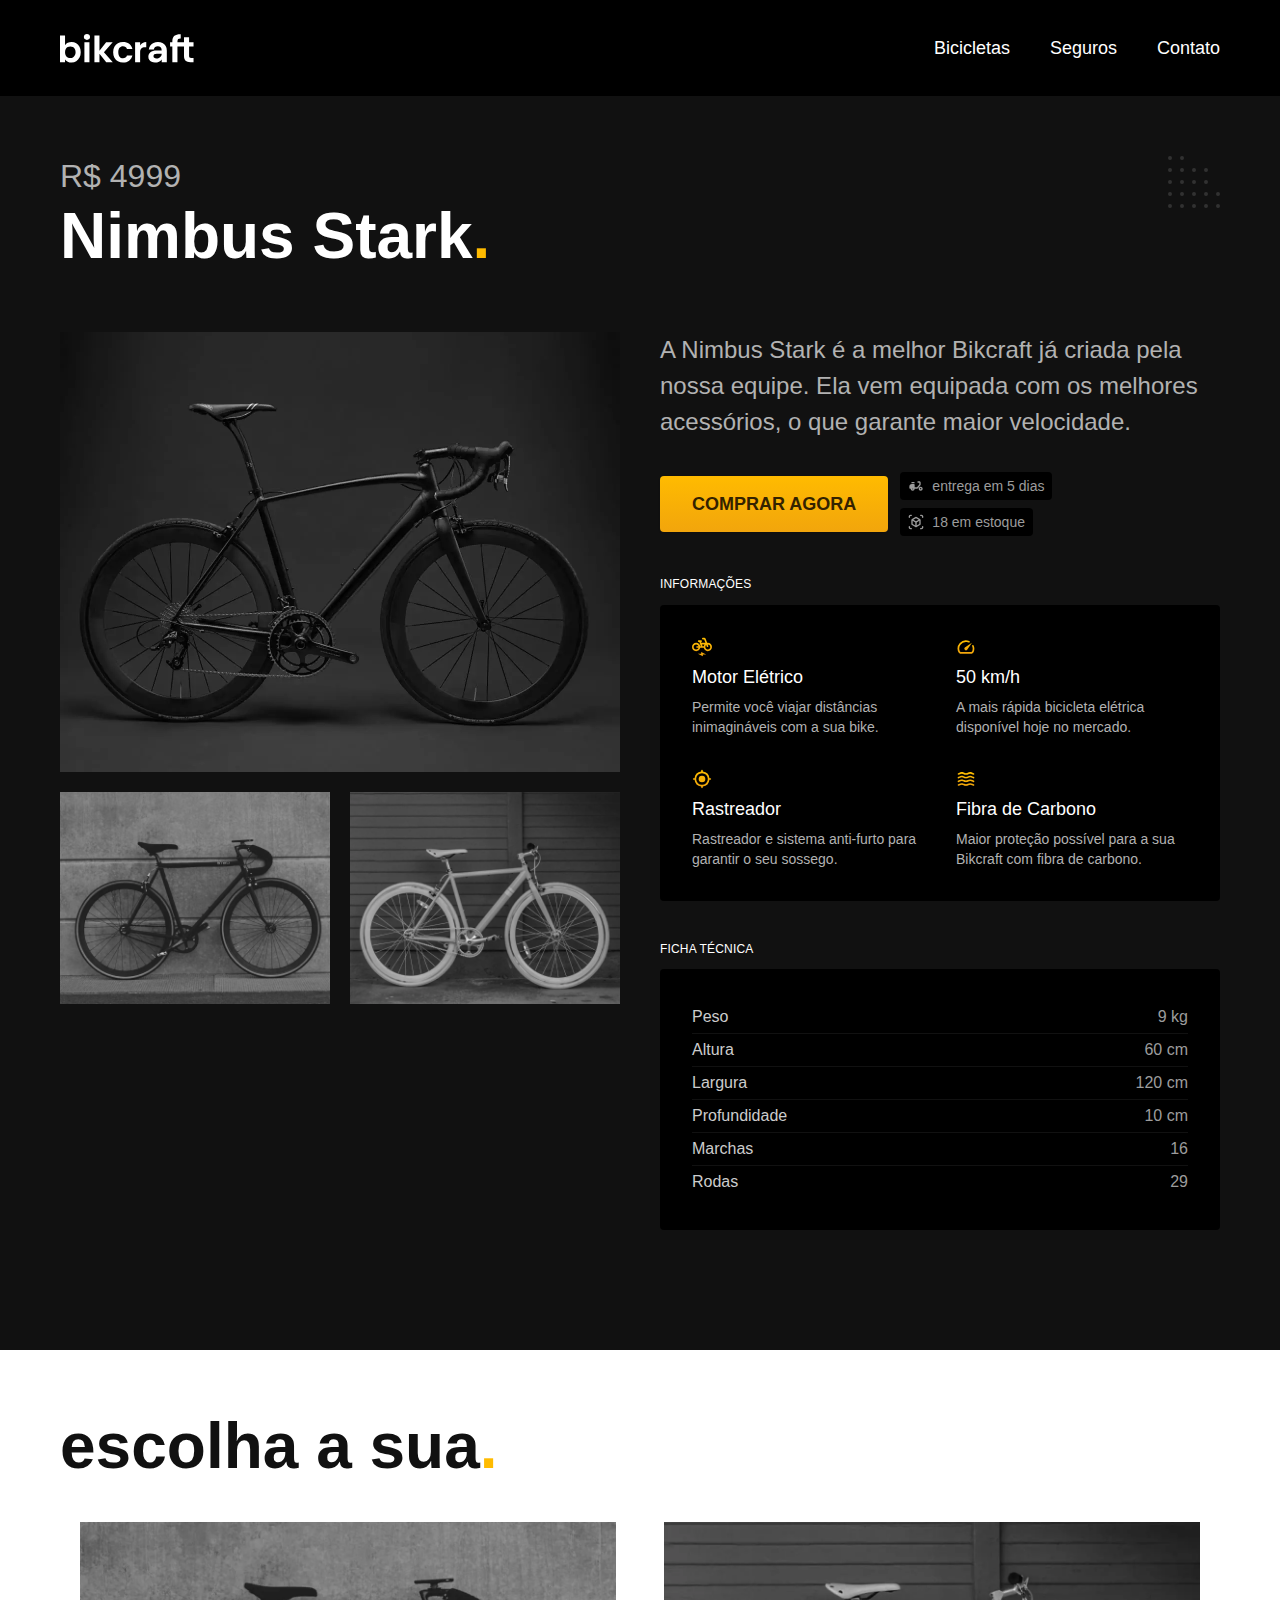
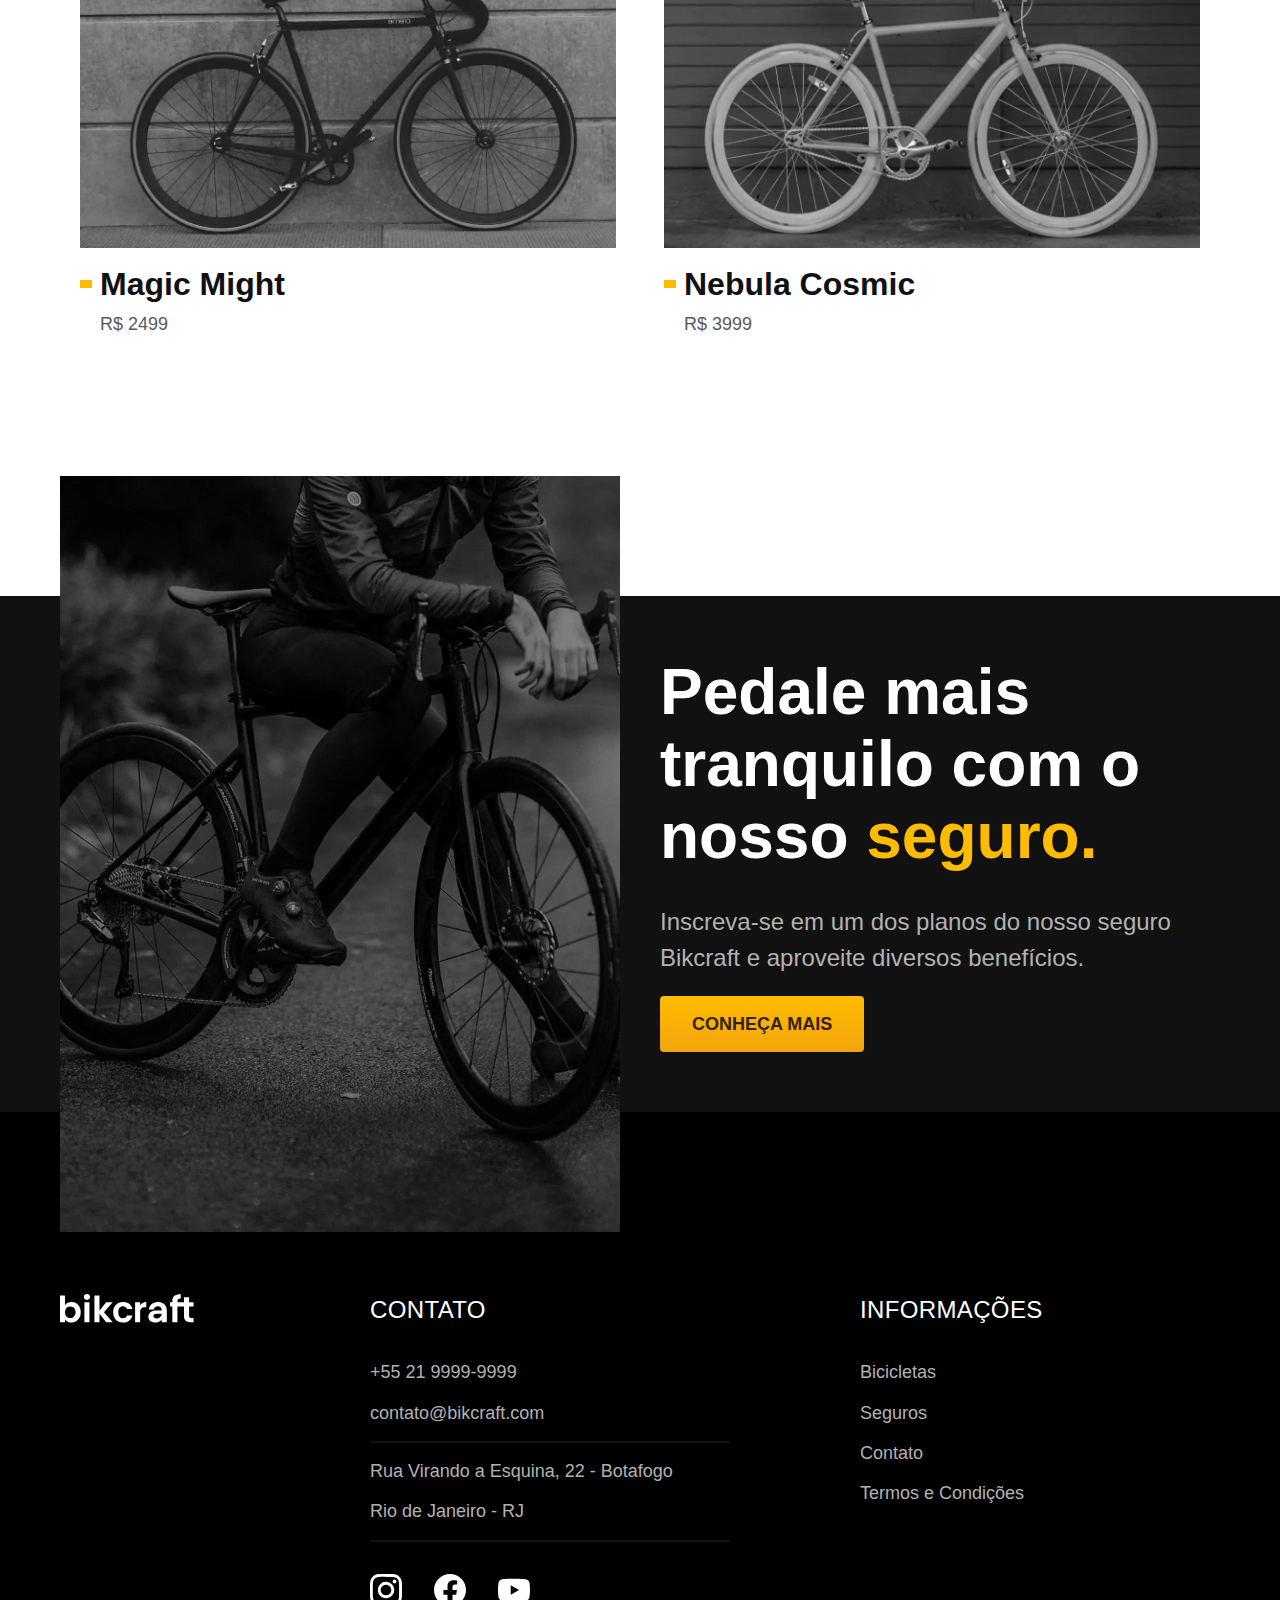
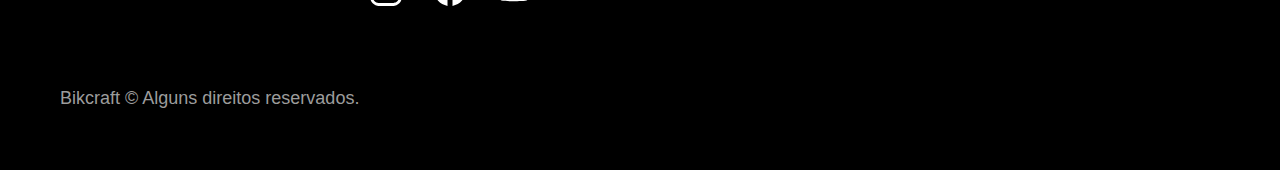
<file: bicicletas/nimbus.html>
<!DOCTYPE html>
<html lang="pt-br">
  <head>
    <meta charset="UTF-8" />
    <meta name="viewport" content="width=device-width, initial-scale=1.0" />
    <title>Bikcraft - Nimbus</title>
    <meta
      name="description"
      content="A Nimbus Stark é a melhor Bikcraft já criada pela nossa equipe. Ela
      vem equipada com os melhores acessórios, o que garante maior
      velocidade."
    />

    <link rel="icon" href="../favicon.svg" type="image/svg+xml" />

    <link href="../css/style.css" rel="stylesheet preload" as="style" />

    <link rel="preconnect" href="https://fonts.googleapis.com" />
    <link rel="preconnect" href="https://fonts.gstatic.com" crossorigin />
    <link
      href="https://fonts.googleapis.com/css2?family=Merriweather:ital,wght@1,900&family=Poppins:wght@500;600&family=Roboto:wght@400;500&display=swap"
    />
    <script>
      document.documentElement.className = ' js ';
    </script>
  </head>
  <body id="bicicleta">
    <!-- Cabeçalho -->
    <header class="header-bg">
      <div class="header container">
        <a href="../">
          <img
            src="../img/bikcraft.svg"
            alt="Bikcraft"
            width="136"
            height="32"
          />
        </a>

        <nav aria-label="navegação">
          <ul class="header-menu font-1-m cor-0">
            <li><a href="../bicicletas.html">Bicicletas</a></li>
            <li><a href="../seguros.html">Seguros</a></li>
            <li><a href="../contato.html">Contato</a></li>
          </ul>
        </nav>
      </div>
    </header>

    <main class="titulo-bg">
      <div>
        <div class="titulo container">
          <p class="font-2-xl cor-5">R$ 4999</p>
          <h1 class="font-1-xxl cor-0">
            Nimbus Stark<span class="cor-p1">.</span>
          </h1>
        </div>
      </div>

      <!-- A bicicleta -->
      <div class="bicicleta container">
        <div class="bicicleta-imagens">
          <img
            src="../img/bicicleta/nimbus1.webp"
            width="1120"
            height="880"
            alt="Bicicleta 1"
          />
          <img
            src="../img/bicicleta/nimbus2.webp"
            width="1120"
            height="880"
            alt="Bicicleta 2"
          />
          <img
            src="../img/bicicleta/nimbus3.webp"
            width="1120"
            height="880"
            alt="Bicicleta 3"
          />
        </div>

        <div class="bicicleta-conteudo">
          <p class="font-2-l cor-5">
            A Nimbus Stark é a melhor Bikcraft já criada pela nossa equipe. Ela
            vem equipada com os melhores acessórios, o que garante maior
            velocidade.
          </p>

          <!-- Chamada para comprar -->
          <div class="bicicleta-comprar">
            <a
              href="../orcamento.html?tipo=bikcraft&produto=nimbus"
              class="botao"
              >Comprar Agora</a
            >
            <span class="font-2-xs cor-6"
              ><img
                src="../img/icones/entrega.svg"
                width="16"
                height="16"
                alt=""
              />entrega em 5 dias</span
            >
            <span class="font-2-xs cor-6"
              ><img
                src="../img/icones/estoque.svg"
                width="16"
                height="16"
                alt=""
              />18 em estoque</span
            >
          </div>

          <!-- Informações -->
          <h2 class="font-1-xs cor-0">Informações</h2>
          <ul class="bicicleta-informacoes">
            <li>
              <img
                src="../img/icones/eletrica.svg"
                width="32"
                height="32"
                alt=""
              />
              <h3 class="font-1-m cor-0">Motor Elétrico</h3>
              <p class="font-2-xs cor-5">
                Permite você viajar distâncias inimagináveis com a sua bike.
              </p>
            </li>
            <li>
              <img
                src="../img/icones/velocidade.svg"
                width="32"
                height="32"
                alt=""
              />
              <h3 class="font-1-m cor-0">50 km/h</h3>
              <p class="font-2-xs cor-5">
                A mais rápida bicicleta elétrica disponível hoje no mercado.
              </p>
            </li>
            <li>
              <img
                src="../img/icones/rastreador.svg"
                width="32"
                height="32"
                alt=""
              />
              <h3 class="font-1-m cor-0">Rastreador</h3>
              <p class="font-2-xs cor-5">
                Rastreador e sistema anti-furto para garantir o seu sossego.
              </p>
            </li>
            <li>
              <img
                src="../img/icones/carbono.svg"
                width="32"
                height="32"
                alt=""
              />
              <h3 class="font-1-m cor-0">Fibra de Carbono</h3>
              <p class="font-2-xs cor-5">
                Maior proteção possível para a sua Bikcraft com fibra de
                carbono.
              </p>
            </li>
          </ul>
          <h2 class="font-1-xs cor-0">Ficha Técnica</h2>
          <ul class="bicicleta-ficha font-2-s cor-4">
            <li>Peso <span>9 kg</span></li>
            <li>Altura <span>60 cm</span></li>
            <li>Largura <span>120 cm</span></li>
            <li>Profundidade<span>10 cm</span></li>
            <li>Marchas <span>16</span></li>
            <li>Rodas <span>29</span></li>
          </ul>
        </div>
      </div>
    </main>

    <!-- Lista de bicicletas -->
    <article class="bicicletas-lista container">
      <h2 class="font-1-xxl">escolha a sua<span class="cor-p1">.</span></h2>

      <ul>
        <li>
          <a href="./magic.html">
            <img
              src="../img/bicicletas/magic.webp"
              width="1120"
              height="680"
              alt="Bicicleta Preta"
            />
            <h3 class="font-1-xl">Magic Might</h3>
            <span class="font-2-m cor-8">R$ 2499</span>
          </a>
        </li>
        <li>
          <a href="./nebula.html">
            <img
              src="../img/bicicletas/nebula.webp"
              width="1120"
              height="680"
              alt="Bicicleta Branca"
            />
            <h3 class="font-1-xl">Nebula Cosmic</h3>
            <span class="font-2-m cor-8">R$ 3999</span>
          </a>
        </li>
      </ul>
    </article>

    <!-- Chamada para a página de Seguro -->
    <article class="seguro-bg">
      <div class="seguro container">
        <div class="seguro-imagem">
          <img
            src="../img/fotos/seguros.webp"
            width="1360"
            height="1512"
            alt="Ciclista com a nossa Bikcraft"
          />
        </div>
        <div class="seguro-conteudo">
          <h2 class="font-1-xxl cor-0">
            Pedale mais tranquilo com o nosso
            <span class="cor-p1">seguro.</span>
          </h2>
          <p class="font-2-l cor-5">
            Inscreva-se em um dos planos do nosso seguro Bikcraft e aproveite
            diversos benefícios.
          </p>
          <a href="../seguros.html" class="botao">Conheça Mais</a>
        </div>
      </div>
    </article>

    <!-- Footer -->
    <footer class="footer-bg">
      <div class="footer container">
        <img src="../img/bikcraft.svg" width="136" height="32" alt="Bikcraft" />
        <div class="footer-contato">
          <h3 class="font-2-l-b cor-0">Contato</h3>
          <ul class="font-2-m cor-5">
            <li><a href="tel:+552199999999">+55 21 9999-9999</a></li>
            <li>
              <a href="mailto:contato@bikcraft.com">contato@bikcraft.com</a>
            </li>
            <li>Rua Virando a Esquina, 22 - Botafogo</li>
            <li>Rio de Janeiro - RJ</li>
          </ul>
          <div class="footer-redes">
            <a href="#">
              <img
                src="../img/redes/instagram.svg"
                width="32"
                height="32"
                alt="Instagram"
              />
            </a>
            <a href="#">
              <img
                src="../img/redes/facebook.svg"
                width="32"
                height="32"
                alt="facebook"
              />
            </a>
            <a href="#">
              <img
                src="../img/redes/youtube.svg"
                width="32"
                height="32"
                alt="youtube"
              />
            </a>
          </div>
        </div>
        <div class="footer-informacoes">
          <h3 class="font-2-l-b cor-0">Informações</h3>
          <nav>
            <ul class="font-1-m cor-5">
              <li><a href="../bicicletas.html">Bicicletas</a></li>
              <li><a href="../seguros.html">Seguros</a></li>
              <li><a href="../contato.html">Contato</a></li>
              <li><a href="../termos.html">Termos e Condições</a></li>
            </ul>
          </nav>
        </div>
        <p class="footer-copy font-2-m cor-6">
          Bikcraft &copy; Alguns direitos reservados.
        </p>
      </div>
    </footer>
    <script src="../js/script.js"></script>
  </body>
</html>
</file>
<file: css/style.css>
@import './global/global.css';
@import './utilidades/tipografia.css';
@import './utilidades/cores.css';
@import './utilidades/animacao.css';
@import './global/header.css';
@import './global/footer.css';

/* COMPONENTES */
@import './utilidades/componentes.css';
@import './utilidades/formulario.css';

/* HOME */
@import './home/introducao.css';
@import './home/tecnologia.css';
@import './home/parceiros.css';
@import './home/depoimento.css';

/* BICICLETAS */
@import './bicicletas/bicicletas-lista.css';
@import './bicicletas/bicicletas.css';

/* BICICLETA*/
@import './bicicleta/bicicleta.css';
@import './bicicleta/seguro.css';

/* SEGUROS */
@import './seguros/seguros.css';
@import './seguros/vantagens.css';
@import './seguros/perguntas.css';

/* CONTATO */
@import './contato/contato.css';
@import './contato/lojas.css';

/* ORCAMENTO */
@import './orcamento/orcamento.css';

/* TERMOS */
@import './termos/termos.css';
</file>
